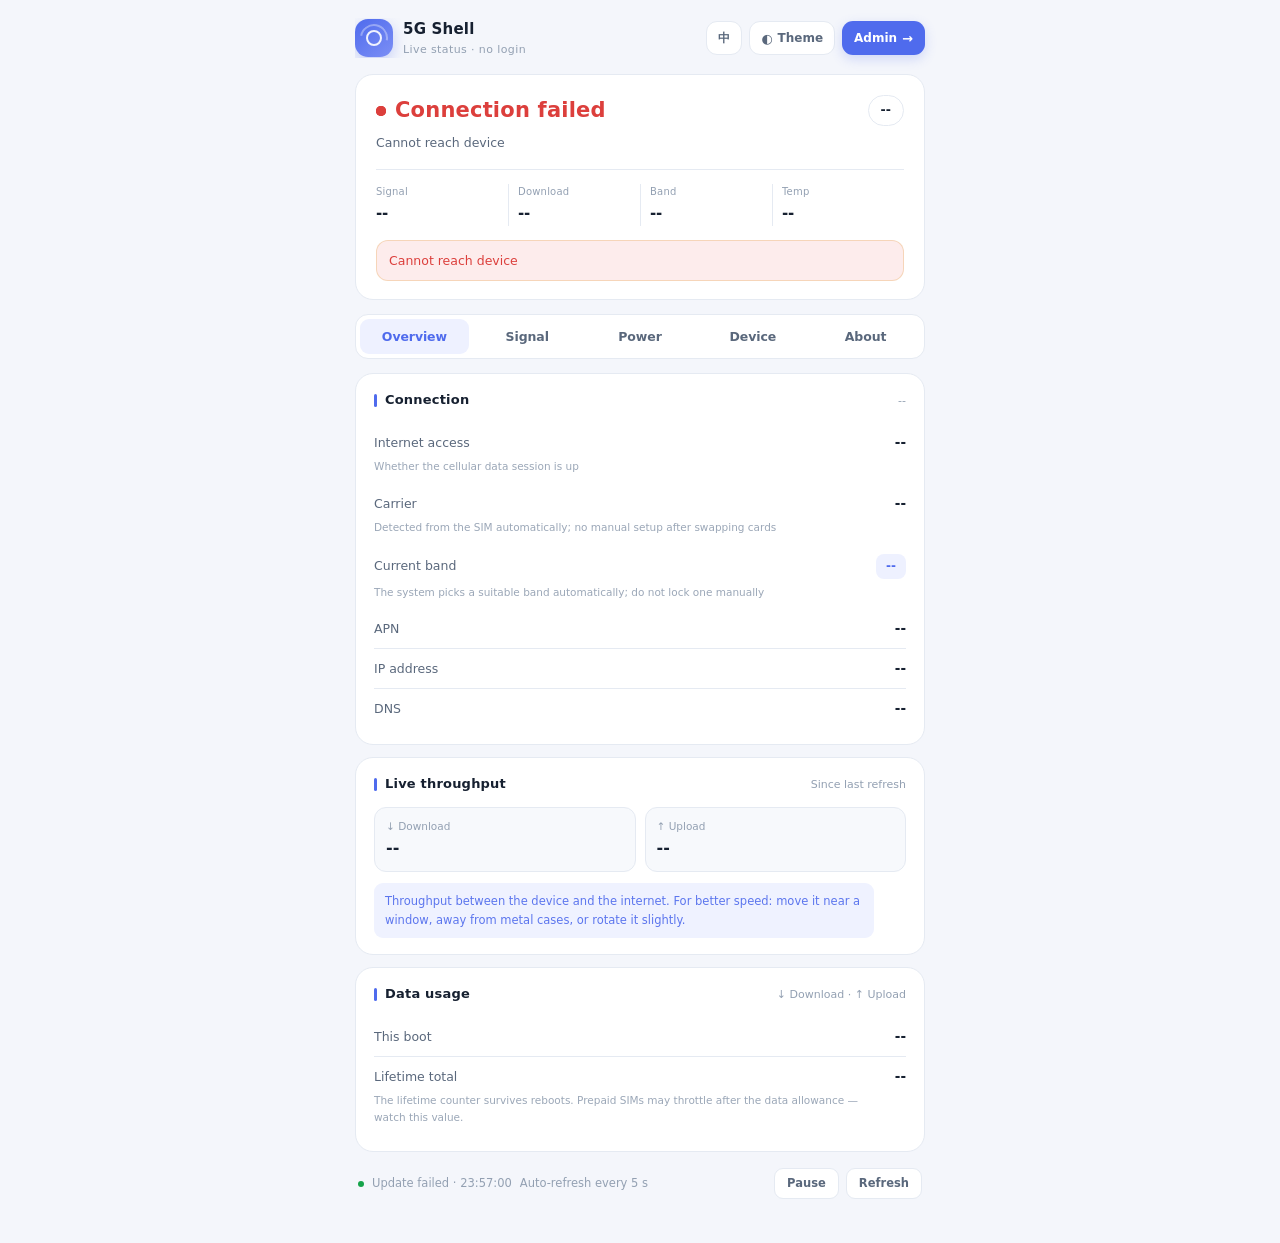
<file: tools/device/index.html>
<!DOCTYPE html>
<html lang="zh-CN" data-theme="auto">
<head>
<meta charset="utf-8">
<meta name="viewport" content="width=device-width, initial-scale=1, viewport-fit=cover">
<meta name="theme-color" content="#f4f6fb">
<meta name="color-scheme" content="light dark">
<meta http-equiv="Cache-Control" content="no-cache, no-store, must-revalidate">
<meta http-equiv="Pragma" content="no-cache">
<meta http-equiv="Expires" content="0">
<title>5G 通信壳 · 设备状态</title>
<style>
:root{
  --bg:#f4f6fb; --surface:#fff; --surface-2:#f7f9fc; --border:#e5eaf2;
  --text:#162030; --text-2:#5a687c; --text-3:#93a0b2;
  --accent:#4f6bed; --accent-2:#7c8ff5; --accent-soft:#eef1ff; --accent-btn:#4f6bed;
  --ok:#15a34a; --ok-soft:#e8f7ee;
  --warn:#d98405; --warn-soft:#fff4e2;
  --bad:#dc3f3c; --bad-soft:#fdecec;
  --state:#93a0b2; --state-soft:#f0f3f8;
  --shadow:0 1px 2px rgba(18,30,55,.04),0 10px 28px rgba(18,30,55,.06);
  --radius:18px; --radius-sm:11px;
}
html[data-theme="dark"]{
  --bg:#0c1119; --surface:#151c27; --surface-2:#1b2431; --border:#263141;
  --text:#e9eef7; --text-2:#a3b0c2; --text-3:#71809a;
  --accent:#7c91ff; --accent-2:#5d73e8; --accent-soft:#1e2740; --accent-btn:#3f52c4;
  --ok:#3ecf72; --ok-soft:#152c21;
  --warn:#f0b04a; --warn-soft:#332713;
  --bad:#ff6b68; --bad-soft:#331b1c;
  --state:#71809a; --state-soft:#1b2431;
  --shadow:0 1px 2px rgba(0,0,0,.2),0 10px 28px rgba(0,0,0,.22);
}
@media (prefers-color-scheme:dark){
  html[data-theme="auto"]{
    --bg:#0c1119; --surface:#151c27; --surface-2:#1b2431; --border:#263141;
    --text:#e9eef7; --text-2:#a3b0c2; --text-3:#71809a;
    --accent:#7c91ff; --accent-2:#5d73e8; --accent-soft:#1e2740; --accent-btn:#3f52c4;
    --ok:#3ecf72; --ok-soft:#152c21;
    --warn:#f0b04a; --warn-soft:#332713;
    --bad:#ff6b68; --bad-soft:#331b1c;
    --state:#71809a; --state-soft:#1b2431;
    --shadow:0 1px 2px rgba(0,0,0,.2),0 10px 28px rgba(0,0,0,.22);
  }
}
*{box-sizing:border-box;margin:0;padding:0}
html{-webkit-text-size-adjust:100%}
body{
  background:var(--bg); color:var(--text); min-height:100vh;
  font-family:-apple-system,BlinkMacSystemFont,"Segoe UI","PingFang SC","Hiragino Sans GB","Microsoft YaHei",system-ui,sans-serif;
  font-size:14px; line-height:1.55; -webkit-font-smoothing:antialiased;
}
button,input{font:inherit}
button{cursor:pointer}
a{color:inherit}
.app{max-width:600px;margin:0 auto;padding:18px 15px 44px}
.num{font-variant-numeric:tabular-nums;font-feature-settings:"tnum"}

/* ---------- 顶栏（带文字按钮，右上角清晰可读） ---------- */
.top{display:flex;align-items:center;justify-content:space-between;gap:10px;margin-bottom:16px;flex-wrap:wrap}
.brand{display:flex;align-items:center;gap:10px;min-width:0;flex:0 1 auto;overflow:hidden}
.brand>div{min-width:0}
.mark{
  width:38px;height:38px;border-radius:13px;flex:none;position:relative;
  background:linear-gradient(140deg,var(--accent),var(--accent-2));
  box-shadow:0 5px 14px rgba(79,107,237,.28);
}
.mark::before,.mark::after{content:"";position:absolute;border:2px solid rgba(255,255,255,.9);border-radius:50%}
.mark::before{inset:11px}
.mark::after{inset:5px;border-color:rgba(255,255,255,.35);border-left-color:transparent;border-bottom-color:transparent;transform:rotate(-35deg)}
.brand-name{font-size:15px;font-weight:700;letter-spacing:.2px;white-space:nowrap;overflow:hidden;text-overflow:ellipsis}
.brand-sub{font-size:11px;color:var(--text-3);letter-spacing:.4px;white-space:nowrap;overflow:hidden;text-overflow:ellipsis}
.top-actions{display:flex;align-items:center;gap:7px;flex:none;flex-wrap:wrap;justify-content:flex-end}
.txt-btn{
  display:inline-flex;align-items:center;gap:5px;white-space:nowrap;
  min-height:34px;padding:7px 11px;border-radius:11px;font-size:12px;font-weight:650;
  border:1px solid var(--border);background:var(--surface);color:var(--text-2);transition:.18s;
  text-decoration:none;
}
.txt-btn:hover{color:var(--accent);border-color:var(--accent);background:var(--accent-soft)}
.txt-btn .ico{font-size:13px;line-height:1}
.txt-btn.primary{
  background:var(--accent-btn);color:#fff;border-color:transparent;
  box-shadow:0 4px 12px rgba(79,107,237,.22);
}
.txt-btn.primary:hover{filter:brightness(1.06);background:var(--accent-btn);color:#fff}
.txt-btn:active{transform:translateY(1px)}
:focus-visible{outline:2px solid var(--accent);outline-offset:2px}
/* 手机端：品牌 + 三枚按钮压在一行内，不再整行铺开 */
@media (max-width:430px){
  .top{gap:8px;flex-wrap:nowrap}
  .top-actions{gap:6px;flex:none;flex-wrap:nowrap}
  .txt-btn{min-height:32px;padding:6px 9px;font-size:11.5px;gap:4px;border-radius:10px}
  .txt-btn .ico{font-size:12px}
  .brand-name{font-size:14.5px}
  .brand-sub{font-size:10.5px}
}
@media (max-width:360px){
  .brand-sub{display:none}
  .txt-btn{padding:6px 7px;font-size:11px}
}

/* ---------- 主状态卡 ---------- */
/* 主状态卡：纯平面，无顶部渐变条、无右上装饰圆、无投影 */
.hero{
  background:var(--surface);border:1px solid var(--border);border-radius:var(--radius);
  padding:19px 20px 18px;box-shadow:none;margin-bottom:14px;
  position:relative;
}
.hero>*{position:relative}
.hero-top{display:flex;align-items:center;justify-content:space-between;gap:10px;flex-wrap:wrap}
.state-badge{display:inline-flex;align-items:center;gap:9px;font-size:21px;font-weight:750;letter-spacing:.2px;color:var(--state)}
.pulse{width:10px;height:10px;border-radius:50%;background:var(--state);flex:none;position:relative}
.pulse::after,.pulse::before{content:"";position:absolute;inset:0;border-radius:50%;background:var(--state);animation:ring 2.6s ease-out infinite}
.pulse::before{animation-delay:1.3s}
@keyframes ring{0%{transform:scale(1);opacity:.45}70%{opacity:.06}100%{transform:scale(3.2);opacity:0}}
/* 右上角运行时长：必须压在装饰圆之上、不透明底 + 深色字，否则会被冲淡成水印 */
.hero-clock{
  position:relative;z-index:2;display:inline-flex;align-items:center;gap:5px;
  font-family:inherit;font-size:12.5px;font-weight:750;line-height:1.3;color:var(--text);
  white-space:nowrap;cursor:pointer;font-variant-numeric:tabular-nums;
  background:var(--surface);border:1px solid var(--border);border-radius:99px;padding:6px 12px;
  box-shadow:none;
}
.hero-clock .hc-ico{font-size:13px;color:var(--accent);line-height:1}
.hero-clock:hover,.hero-clock:focus-visible{border-color:var(--accent);color:var(--accent)}
.hero-clock:active{transform:translateY(1px)}
.hero-sub{font-size:12.5px;color:var(--text-2);margin-top:7px;min-height:19px;line-height:1.5}
/* 指标条：不用嵌套白卡，改用细竖线分栏，减少盒子套盒子 */
.hero-metrics{
  display:grid;grid-template-columns:repeat(4,1fr);gap:0;
  margin-top:16px;padding-top:14px;border-top:1px solid var(--border);
}
.metric{padding:0 9px;border-left:1px solid var(--border);min-width:0;position:relative}
.metric:first-child{border-left:0;padding-left:0}
.metric:last-child{padding-right:0}
.metric .mk{font-size:10px;color:var(--text-3);white-space:nowrap;overflow:hidden;text-overflow:ellipsis;letter-spacing:.2px}
.metric .mv{font-size:15px;font-weight:750;margin-top:3px;white-space:nowrap;overflow:hidden;text-overflow:ellipsis;letter-spacing:-.2px}
.banner{display:none;margin-top:14px;border-radius:12px;padding:10px 12px;font-size:12.5px;line-height:1.55;background:var(--warn-soft);color:var(--warn);border:1px solid rgba(217,132,5,.22)}
.banner.show{display:block}
.banner strong{font-weight:700}
.err{background:var(--bad-soft);color:var(--bad)}
.err.show{display:block}

/* ---------- 选项卡 ---------- */
.tabs{display:flex;gap:4px;background:var(--surface);border:1px solid var(--border);border-radius:13px;padding:4px;margin-bottom:14px;box-shadow:none;overflow:hidden}
.tabs::-webkit-scrollbar{display:none}
.tab{flex:1 1 0;min-width:0;border:0;background:transparent;color:var(--text-2);padding:8px 4px;border-radius:9px;font-size:12.5px;font-weight:600;white-space:nowrap;letter-spacing:-.1px;transition:.18s;overflow:hidden;text-overflow:ellipsis}
.tab:hover{color:var(--accent)}
.tab.active{background:var(--accent-soft);color:var(--accent)}
.panel{display:none;animation:fade .22s ease}
.panel.active{display:block}
@keyframes fade{from{opacity:0;transform:translateY(5px)}to{opacity:1;transform:none}}
@media (prefers-reduced-motion:reduce){*{animation:none!important;transition:none!important}}

/* ---------- 卡片 ---------- */
.card{background:var(--surface);border:1px solid var(--border);border-radius:var(--radius);padding:16px 18px;margin-bottom:12px;box-shadow:none}
.card-head{display:flex;align-items:center;justify-content:space-between;gap:8px;margin-bottom:13px}
.card h2{font-size:13px;font-weight:700;letter-spacing:.2px;display:flex;align-items:center;gap:8px}
.card h2::before{content:"";width:3px;height:13px;border-radius:2px;background:var(--accent)}
.card-note{font-size:11px;color:var(--text-3)}
.kv{display:flex;align-items:baseline;justify-content:space-between;gap:14px;padding:9px 0;font-size:13.5px}
.kv+.kv{border-top:1px solid var(--border)}
.kv .k{color:var(--text-2);flex:none;font-size:12.5px}
.kv .v{text-align:right;font-weight:600;word-break:normal;overflow-wrap:break-word;min-width:0}
.hint{font-size:10.5px;color:var(--text-3);line-height:1.6;margin:-4px 0 9px;opacity:.92;max-width:94%}
.hint.tip{background:var(--accent-soft);color:var(--accent);border-radius:9px;padding:9px 11px;margin:11px 0 0;font-size:11.5px}
.chip{display:inline-block;background:var(--surface-2);border:1px solid var(--border);border-radius:8px;padding:2px 9px;font-size:12px;font-weight:700;color:var(--text)}
.chip.ok{background:var(--ok-soft);color:var(--ok);border-color:transparent}
.chip.warn{background:var(--warn-soft);color:var(--warn);border-color:transparent}
.chip.bad{background:var(--bad-soft);color:var(--bad);border-color:transparent}
.chip.acc{background:var(--accent-soft);color:var(--accent);border-color:transparent}
.muted{color:var(--text-3)!important;font-weight:500!important}

/* ---------- 信号 ---------- */
.bars{display:inline-flex;align-items:flex-end;gap:3px;height:26px;vertical-align:middle;margin-right:4px}
.bars i{display:block;width:6px;border-radius:2px;background:var(--border);transition:background .3s}
.bars i:nth-child(1){height:8px}.bars i:nth-child(2){height:12px}
.bars i:nth-child(3){height:17px}.bars i:nth-child(4){height:22px}.bars i:nth-child(5){height:26px}
.bars i.on{background:var(--sig,var(--ok))}
.sig-row{display:flex;align-items:center;gap:8px;margin-bottom:4px}
.sig-big{font-size:19px;font-weight:750}
.meter-wrap{margin:11px 0 3px}
.meter-label{display:flex;justify-content:space-between;font-size:11.5px;color:var(--text-2);margin-bottom:5px}
.meter-label b{color:var(--text);font-weight:700}
.meter{height:7px;border-radius:99px;background:var(--surface-2);border:1px solid var(--border);overflow:hidden}
.meter span{display:block;height:100%;border-radius:99px;background:var(--accent);transition:width .45s ease,background .3s}
.meter-scale{display:flex;justify-content:space-between;font-size:10px;color:var(--text-3);margin-top:4px}
.grid2{display:grid;grid-template-columns:1fr 1fr;gap:9px}
.mini{background:var(--surface-2);border:1px solid var(--border);border-radius:12px;padding:10px 11px}
.mini .mk{font-size:10.5px;color:var(--text-3)}
.mini .mv{font-size:16px;font-weight:750;margin-top:2px}
details.tech{margin-top:12px;border-top:1px solid var(--border);padding-top:11px}
details.tech summary{font-size:11.5px;color:var(--text-3);cursor:pointer;list-style:none}
details.tech summary::-webkit-details-marker{display:none}
details.tech summary::before{content:"▸ ";color:var(--accent)}
details.tech[open] summary::before{content:"▾ "}
details.tech div{font-size:11px;color:var(--text-3);line-height:1.75;margin-top:8px;word-break:break-all}

/* ---------- 功率 / 能耗 ---------- */
.power-hero{display:flex;align-items:center;gap:12px;background:var(--surface-2);border:1px solid var(--border);border-radius:13px;padding:12px 13px;margin-bottom:10px;flex-wrap:wrap}
.power-num{font-size:32px;font-weight:750;line-height:.95;letter-spacing:-1px}
.power-unit{font-size:12px;color:var(--text-2);font-weight:600;margin-top:3px}
.power-side{flex:1 1 150px;min-width:0}
.estimate-tag{display:inline-block;background:var(--warn-soft);color:var(--warn);border-radius:6px;padding:1px 7px;font-size:9.5px;font-weight:700;margin-bottom:4px;white-space:nowrap}
.gauge{
  height:10px;border-radius:99px;background:var(--surface);
  background-image:repeating-linear-gradient(90deg,var(--border) 0 1px,transparent 1px 25%);
  border:1px solid var(--border);position:relative;overflow:hidden;margin:13px 0 5px;
}
.gauge .fill{display:block;height:100%;border-radius:99px;background:linear-gradient(90deg,var(--ok),var(--warn));transition:width .45s ease;position:relative}
.gauge .fill::after{
  content:"";position:absolute;right:0;top:50%;width:4px;height:4px;margin:-2px -1px 0 0;
  border-radius:50%;background:var(--surface);box-shadow:0 0 0 1.5px rgba(0,0,0,.18);
}
.gauge .band{position:absolute;top:0;bottom:0;background:rgba(79,107,237,.13);border-left:1px solid var(--accent);border-right:1px solid var(--accent)}
.gauge-scale{display:flex;justify-content:space-between;font-size:10px;color:var(--text-3);letter-spacing:.2px}
.disclaimer{font-size:11px;line-height:1.65;color:var(--text-3);background:var(--surface-2);border-left:2px solid var(--border);padding:9px 11px;border-radius:0 9px 9px 0;margin-top:12px}

/* ---------- 关于 ---------- */
.about-lead{font-size:12.5px;line-height:1.7;color:var(--text-2);background:var(--accent-soft);color:var(--accent);border-radius:10px;padding:10px 12px;margin-bottom:13px}
.src{border:1px solid var(--border);border-radius:12px;padding:11px 12px;margin-bottom:9px;background:var(--surface-2)}
.src-h{display:flex;align-items:baseline;justify-content:space-between;gap:8px;flex-wrap:wrap;margin-bottom:5px}
.src-h b{font-size:12.5px;color:var(--text)}
.src-h span{font-size:10.5px;color:var(--text-3);white-space:nowrap}
.src-b{font-size:11.5px;line-height:1.7;color:var(--text-2)}
.src-b a{color:var(--accent);text-decoration:underline;text-underline-offset:2px;word-break:break-all;font-size:11px}

/* ---------- 底部 ---------- */
.foot{display:flex;align-items:center;justify-content:space-between;gap:10px;margin-top:16px;padding:0 3px;font-size:11.5px;color:var(--text-3);flex-wrap:wrap}
.foot-left{display:flex;align-items:center;gap:8px;flex-wrap:wrap}
.dot-live{width:6px;height:6px;border-radius:50%;background:var(--ok);display:inline-block}
.dot-live.paused{background:var(--text-3)}
.btn{border:1px solid var(--border);background:var(--surface);color:var(--text-2);border-radius:9px;padding:6px 12px;font-size:11.5px;font-weight:600;transition:.18s}
.btn:hover{color:var(--accent);border-color:var(--accent)}
.btn:active{transform:translateY(1px)}
.skeleton{color:var(--text-3)}
@media (max-width:370px){
  .hero-metrics{grid-template-columns:repeat(2,1fr)}
  .app{padding:14px 11px 36px}
  .card{padding:14px}
}
</style>
</head>
<body>
<div class="app">

  <header class="top">
    <div class="brand">
      <div class="mark" aria-hidden="true"></div>
      <div>
        <div class="brand-name" data-i18n="5G 通信壳">5G 通信壳</div>
        <div class="brand-sub" data-i18n="运行状态 · 免登录">运行状态 · 免登录</div>
      </div>
    </div>
    <div class="top-actions">
      <button class="txt-btn" id="langBtn" data-i18n-title="切换显示语言 / Switch display language" title="切换显示语言 / Switch display language"><span id="langLabel">EN</span></button>
      <button class="txt-btn" id="themeBtn" data-i18n-title="切换深浅色 / Switch theme" title="切换深浅色 / Switch theme"><span class="ico">◐</span><span data-i18n="主题">主题</span></button>
      <a class="txt-btn primary" id="loginBtn" href="/cgi-bin/luci/"><span data-i18n="管理">管理</span><span class="ico">→</span></a>
    </div>
  </header>

  <section class="hero" id="hero" aria-live="polite">
    <div class="hero-top">
      <div class="state-badge"><span class="pulse" aria-hidden="true"></span><span id="stateText" data-i18n="检测中…">检测中…</span></div>
      <button class="hero-clock num" id="heroClock" type="button" title="点击查看系统信息：刷机日期、服役时长与累计运行">--</button>
    </div>
    <div class="hero-sub" id="stateSub" data-i18n="正在读取设备状态…">正在读取设备状态…</div>
    <div class="hero-metrics">
      <div class="metric"><div class="mk" data-i18n="信号">信号</div><div class="mv num" id="mSignal">--</div></div>
      <div class="metric"><div class="mk" data-i18n="实时下载">实时下载</div><div class="mv num" id="mDown">--</div></div>
      <div class="metric"><div class="mk" data-i18n="当前频段">当前频段</div><div class="mv num" id="mBand">--</div></div>
      <div class="metric"><div class="mk" data-i18n="温度">温度</div><div class="mv num" id="mTemp">--</div></div>
    </div>
    <div class="banner" id="scanBanner"></div>
    <div class="banner err" id="errBox"></div>
  </section>

  <nav class="tabs" id="tabs" role="tablist" data-i18n-aria="状态分类" aria-label="状态分类">
    <button class="tab active" data-tab="overview" role="tab" aria-selected="true" data-i18n="概览">概览</button>
    <button class="tab" data-tab="signal" role="tab" aria-selected="false" data-i18n="信号">信号</button>
    <button class="tab" data-tab="power" role="tab" aria-selected="false" data-i18n="功率">功率</button>
    <button class="tab" data-tab="device" role="tab" aria-selected="false" data-i18n="设备">设备</button>
    <button class="tab" data-tab="about" role="tab" aria-selected="false" data-i18n="关于">关于</button>
  </nav>

  <!-- 概览 -->
  <section class="panel active" id="panel-overview" role="tabpanel">
    <div class="card">
      <div class="card-head"><h2 data-i18n="网络连接">网络连接</h2><span class="card-note" id="ovReg">--</span></div>
      <div class="kv"><span class="k" data-i18n="能不能上网">能不能上网</span><span class="v" id="ovWan">--</span></div>
      <div class="hint" data-i18n="显示蜂窝数据通道是否已建立">显示蜂窝数据通道是否已建立</div>
      <div class="kv"><span class="k" data-i18n="运营商">运营商</span><span class="v" id="ovCarrier">--</span></div>
      <div class="hint" data-i18n="按电话卡自动识别，换卡无需手动设置">按电话卡自动识别，换卡无需手动设置</div>
      <div class="kv"><span class="k" data-i18n="驻留频段">驻留频段</span><span class="v"><span class="chip acc num" id="ovBand">--</span></span></div>
      <div class="hint" data-i18n="系统会自动挑选更合适的频段，无需手动锁定">系统会自动挑选更合适的频段，无需手动锁定</div>
      <div class="kv"><span class="k" data-i18n="上网参数">上网参数</span><span class="v num" id="ovApn">--</span></div>
      <div class="kv"><span class="k" data-i18n="网络地址">网络地址</span><span class="v num" id="ovIp">--</span></div>
      <div class="kv"><span class="k" data-i18n="域名解析">域名解析</span><span class="v num" id="ovDns">--</span></div>
    </div>
    <div class="card">
      <div class="card-head"><h2 data-i18n="此刻的网速">此刻的网速</h2><span class="card-note" data-i18n="最近一次刷新区间">最近一次刷新区间</span></div>
      <div class="grid2">
        <div class="mini"><div class="mk" data-i18n="↓ 下载">↓ 下载</div><div class="mv num" id="ovDown">--</div></div>
        <div class="mini"><div class="mk" data-i18n="↑ 上传">↑ 上传</div><div class="mv num" id="ovUp">--</div></div>
      </div>
      <div class="hint tip" data-i18n="这个数字是设备与互联网之间的实时吞吐。想更快：把设备移到窗边、远离金属机箱，或轻轻换个朝向。">这个数字是设备与互联网之间的实时吞吐。想更快：把设备移到窗边、远离金属机箱，或轻轻换个朝向。</div>
    </div>
    <div class="card">
      <div class="card-head"><h2 data-i18n="流量用量">流量用量</h2><span class="card-note" data-i18n="↓ 下载 · ↑ 上传">↓ 下载 · ↑ 上传</span></div>
      <div class="kv"><span class="k" data-i18n="本次开机">本次开机</span><span class="v num" id="ovBootTraffic">--</span></div>
      <div class="kv"><span class="k" data-i18n="累计总量">累计总量</span><span class="v num" id="ovTotalTraffic">--</span></div>
      <div class="hint" data-i18n="累计值关机不清零。储值卡超过套餐流量后可能限速，主要看这个。">累计值关机不清零。储值卡超过套餐流量后可能限速，主要看这个。</div>
    </div>
  </section>

  <!-- 信号 -->
  <section class="panel" id="panel-signal" role="tabpanel">
    <div class="card">
      <div class="card-head"><h2 data-i18n="信号强弱">信号强弱</h2><span class="card-note" id="sgBandTag">--</span></div>
      <div class="sig-row">
        <span class="bars" id="bars" aria-hidden="true"><i></i><i></i><i></i><i></i><i></i></span>
        <span class="sig-big" id="sgLevel">--</span>
      </div>
      <div class="hint" id="sgHint" data-i18n="信号强弱一目了然，格数由信号强度与质量综合判断。">信号强弱一目了然，格数由信号强度与质量综合判断。</div>

      <div class="meter-wrap">
        <div class="meter-label"><span data-i18n="信号强度 RSRP">信号强度 RSRP</span><b class="num" id="sgRsrpVal">--</b></div>
        <div class="meter"><span id="sgRsrpBar" style="width:0%"></span></div>
        <div class="meter-scale"><span data-i18n="-120 弱">-120 弱</span><span>-100</span><span data-i18n="-80 强">-80 强</span></div>
      </div>
      <div class="meter-wrap">
        <div class="meter-label"><span data-i18n="信号质量 SINR">信号质量 SINR</span><b class="num" id="sgSinrVal">--</b></div>
        <div class="meter"><span id="sgSinrBar" style="width:0%"></span></div>
        <div class="meter-scale"><span data-i18n="-5 差">-5 差</span><span>10</span><span data-i18n="30 好">30 好</span></div>
      </div>
      <div class="meter-wrap">
        <div class="meter-label"><span data-i18n="参考质量 RSRQ">参考质量 RSRQ</span><b class="num" id="sgRsrqVal">--</b></div>
        <div class="meter"><span id="sgRsrqBar" style="width:0%"></span></div>
        <div class="meter-scale"><span data-i18n="-20 差">-20 差</span><span>-12</span><span data-i18n="-5 好">-5 好</span></div>
      </div>
      <div class="kv" style="margin-top:12px"><span class="k" data-i18n="网速体验">网速体验</span><span class="v"><span class="chip" id="sgFeel">--</span></span></div>
      <div class="hint tip" data-i18n="格数取「覆盖」与「质量」中较差的一项，任一项拖后腿都会被看到。SINR 偏低多为同频干扰或遮挡，优先调整摆放位置。">格数取「覆盖」与「质量」中较差的一项，任一项拖后腿都会被看到。SINR 偏低多为同频干扰或遮挡，优先调整摆放位置。</div>
      <details class="tech">
        <summary data-i18n="技术详情（可忽略）">技术详情（可忽略）</summary>
        <div id="sgTech">--</div>
      </details>
    </div>
  </section>

  <!-- 功率 -->
  <section class="panel" id="panel-power" role="tabpanel">
    <div class="card">
      <div class="card-head"><h2 data-i18n="上行发射状态">上行发射状态</h2><span class="card-note" data-i18n="只读监测">只读监测</span></div>
      <div class="power-hero">
        <div>
          <div class="power-num num" id="pwEst">--</div>
          <div class="power-unit">dBm <span class="muted" data-i18n="估算">估算</span></div>
        </div>
        <div class="power-side">
          <div class="estimate-tag" data-i18n="按信号推算，非基带实测">按信号推算，非基带实测</div>
          <div style="font-size:12px;color:var(--text-2)" id="pwStatus" data-i18n="等待数据…">等待数据…</div>
          <div style="font-size:11px;color:var(--text-3)" class="num" id="pwRange">--</div>
        </div>
      </div>
      <div class="gauge"><span class="fill" id="pwFill" style="width:0%"></span><span class="band" id="pwBand" style="left:0%;width:0%"></span></div>
      <div class="gauge-scale"><span>0 dBm</span><span id="pwCap">上限 23 dBm</span></div>
      <div class="kv" style="margin-top:12px"><span class="k" data-i18n="剩余功率余量">剩余功率余量</span><span class="v num" id="pwHeadroom">--</span></div>
      <div class="hint" data-i18n="余量越小，说明设备越接近满功率发射，供电与发热压力越大。">余量越小，说明设备越接近满功率发射，供电与发热压力越大。</div>
      <div class="kv"><span class="k" data-i18n="实测上行速率">实测上行速率</span><span class="v num" id="pwUpRate">--</span></div>
      <div class="kv"><span class="k" data-i18n="签约上行上限">签约上行上限</span><span class="v num" id="pwAmbrUp">--</span></div>
      <div class="kv"><span class="k" data-i18n="估算路径损耗">估算路径损耗</span><span class="v num" id="pwPl">--</span></div>
      <div class="kv"><span class="k" data-i18n="终端功率等级">终端功率等级</span><span class="v num" id="pwClass">--</span></div>
      <div class="disclaimer" id="pwDisclaimer"></div>
      <details class="tech">
        <summary data-i18n="估算方法说明">估算方法说明</summary>
        <div id="pwTech" data-i18n="路径损耗 PL ≈ 参考信号功率 − RSRP；估算发射功率 ≈ P0 + α·PL + 带宽与 MCS 修正，并限幅在终端功率等级上限内。因基站实际下发的 P0 / α / TPC 未知，结果为区间估算，不能作为测量值使用。">路径损耗 PL ≈ 参考信号功率 − RSRP；估算发射功率 ≈ P0 + α·PL + 带宽与 MCS 修正，并限幅在终端功率等级上限内。因基站实际下发的 P0 / α / TPC 未知，结果为区间估算，不能作为测量值使用。</div>
      </details>
    </div>
  </section>

  <!-- 设备 -->
  <section class="panel" id="panel-device" role="tabpanel">
    <div class="card">
      <div class="card-head"><h2 data-i18n="设备状态">设备状态</h2><span class="card-note" data-i18n="实时">实时</span></div>
      <div class="kv"><span class="k" data-i18n="运行时长">运行时长</span><span class="v num" id="dvUptime">--</span></div>
      <div class="hint" data-i18n="从上次通电开机到现在">从上次通电开机到现在</div>
      <div class="kv"><span class="k" data-i18n="设备温度">设备温度</span><span class="v num" id="dvTemp">--</span></div>
      <div class="hint" data-i18n="超过 60°C 可能触发降速保护，保持通风即可">超过 60°C 可能触发降速保护，保持通风即可</div>
      <div class="kv"><span class="k" data-i18n="可用内存">可用内存</span><span class="v num" id="dvMem">--</span></div>
      <div class="kv"><span class="k" data-i18n="系统负载">系统负载</span><span class="v num" id="dvLoad">--</span></div>
      <div class="kv"><span class="k" data-i18n="系统版本">系统版本</span><span class="v num" id="dvVer">--</span></div>
      <div class="hint" data-i18n="需要协助时提供这个版本号；完整系统信息与出处见「关于」">需要协助时提供这个版本号；完整系统信息与出处见「关于」</div>
    </div>
    <div class="card">
      <div class="card-head"><h2 data-i18n="连接信息">连接信息</h2><span class="card-note" data-i18n="只读">只读</span></div>
      <div class="kv"><span class="k" data-i18n="SIM 卡状态">SIM 卡状态</span><span class="v" id="dvSim">--</span></div>
      <div class="kv"><span class="k" data-i18n="网络制式">网络制式</span><span class="v num" id="dvAct">--</span></div>
      <div class="kv"><span class="k" data-i18n="漫游状态">漫游状态</span><span class="v" id="dvRoam">--</span></div>
      <div class="kv"><span class="k" data-i18n="数据通道">数据通道</span><span class="v num" id="dvIface">--</span></div>
      <div class="kv"><span class="k" data-i18n="连接已持续">连接已持续</span><span class="v num" id="dvWanUp">--</span></div>
      <div class="kv"><span class="k" data-i18n="自动选频">自动选频</span><span class="v num" id="dvBandMode">--</span></div>
    </div>
    <div class="card">
      <div class="card-head"><h2 data-i18n="耗电估算">耗电估算</h2><span class="card-note" data-i18n="模型推算，非实测">模型推算，非实测</span></div>
      <div class="power-hero">
        <div>
          <div class="power-num num" id="enWatt">--</div>
          <div class="power-unit">W <span class="muted" data-i18n="当前估算">当前估算</span></div>
        </div>
        <div class="power-side">
          <div class="estimate-tag" data-i18n="设备无电流采样硬件">设备无电流采样硬件</div>
          <div style="font-size:12px;color:var(--text-2)" id="enLevel" data-i18n="等待数据…">等待数据…</div>
          <div style="font-size:11px;color:var(--text-3)" class="num" id="enRange" data-i18n="常见范围约 1 ~ 4 W">常见范围约 1 ~ 4 W</div>
        </div>
      </div>
      <div class="kv"><span class="k" data-i18n="本次开机耗电">本次开机耗电</span><span class="v num" id="enBoot">--</span></div>
      <div class="kv"><span class="k" data-i18n="累计耗电">累计耗电</span><span class="v num" id="enTotal">--</span></div>
      <div class="kv"><span class="k" data-i18n="折合电费">折合电费</span><span class="v num" id="enCost">--</span></div>
      <div class="hint" data-i18n="按 0.60 元 / 度估算，仅供量级参考。">按 0.60 元 / 度估算，仅供量级参考。</div>
      <div class="disclaimer" id="enDisclaimer"></div>
      <details class="tech">
        <summary data-i18n="估算模型说明">估算模型说明</summary>
        <div id="enTech" data-i18n="基础 1.10 W ＋ 数据链路 0.50 W ＋ 吞吐加成（速率折算，≤1.20 W）＋ 功放加成（按估算发射功率分档，≤0.80 W）＋ 扫描 0.60 W。每次刷新用相邻两次采样的功率对时间积分，页面关闭期间按最后一次功率续算。">基础 1.10 W ＋ 数据链路 0.50 W ＋ 吞吐加成（速率折算，≤1.20 W）＋ 功放加成（按估算发射功率分档，≤0.80 W）＋ 扫描 0.60 W。每次刷新用相邻两次采样的功率对时间积分，页面关闭期间按最后一次功率续算。</div>
      </details>
    </div>
  </section>

  <!-- 关于 -->
  <section class="panel" id="panel-about" role="tabpanel">
    <div class="card">
      <div class="card-head"><h2 data-i18n="系统信息">系统信息</h2><span class="card-note" data-i18n="只读 · 设备实测">只读 · 设备实测</span></div>
      <div class="kv"><span class="k" data-i18n="系统版本">系统版本</span><span class="v num" id="abVer">--</span></div>
      <div class="kv"><span class="k" data-i18n="内核 / 平台">内核 / 平台</span><span class="v num" id="abKern">--</span></div>
      <div class="kv"><span class="k" data-i18n="刷机 / 首次启动">刷机 / 首次启动</span><span class="v num" id="abFlash">--</span></div>
      <div class="hint" data-i18n="依据：首次开机自动生成的配置文件与 SSH 主机密钥时间戳；时间为设备本地时区 UTC+8。">依据：首次开机自动生成的配置文件与 SSH 主机密钥时间戳；时间为设备本地时区 UTC+8。</div>
      <div class="kv"><span class="k" data-i18n="服役时长（自刷机起）">服役时长（自刷机起）</span><span class="v num" id="abService">--</span></div>
      <div class="hint" data-i18n="从刷机完成到现在经过的日历时间，包含关机时段。">从刷机完成到现在经过的日历时间，包含关机时段。</div>
      <div class="kv"><span class="k" data-i18n="累计通电运行">累计通电运行</span><span class="v num" id="abRuntime">--</span></div>
      <div class="hint" id="abRuntimeHint">--</div>
      <div class="kv"><span class="k" data-i18n="本次开机">本次开机</span><span class="v num" id="abBoot">--</span></div>
      <div class="kv"><span class="k" data-i18n="累计采样次数">累计采样次数</span><span class="v num" id="abSamples">--</span></div>
      <div class="hint" data-i18n="累计通电时长由每 5 分钟一次的采样跨重启累加，断电前不足一个采样周期的误差约 ±5 分钟。">累计通电时长由每 5 分钟一次的采样跨重启累加，断电前不足一个采样周期的误差约 ±5 分钟。</div>
    </div>

    <div class="card">
      <div class="card-head"><h2 data-i18n="原创作者与来源">原创作者与来源</h2><span class="card-note" data-i18n="请保留署名">请保留署名</span></div>
      <div class="about-lead" data-i18n="本设备运行的是社区开源系统的二次适配。OpenWrt 平台、内核、启动器与成品固件均非本页作者原创，完整归属与来源如下：">本设备运行的是社区开源系统的二次适配。OpenWrt 平台、内核、启动器与成品固件均非本页作者原创，完整归属与来源如下：</div>

      <div class="src">
        <div class="src-h"><b data-i18n="核心系统 · OpenWrt 平台与用户态服务">核心系统 · OpenWrt 平台与用户态服务</b><span data-i18n="来源：GitHub 仓库">来源：GitHub 仓库</span></div>
        <div class="src-b">
          <div data-i18n="作者 jason-liu-4980；仓库 sy108-mainline，2026-10-18 首次公开。提供蜂窝 / AT / 短信 / LuCI 管理页。">作者 jason-liu-4980；仓库 sy108-mainline，2026-10-18 首次公开。提供蜂窝 / AT / 短信 / LuCI 管理页。</div>
          <a href="https://github.com/jason-liu-4980/sy108-mainline" target="_blank" rel="noopener noreferrer">github.com/jason-liu-4980/sy108-mainline</a>
        </div>
      </div>
      <div class="src">
        <div class="src-h"><b data-i18n="内核驱动与设备树 / SPL 启动器">内核驱动与设备树 / SPL 启动器</b><span data-i18n="来源：同一作者仓库">来源：同一作者仓库</span></div>
        <div class="src-b">
          <div data-i18n="作者 jason-liu-4980；linux-udx710（Linux 7.3.0）与 sy108-uboot-spl。解决原厂 4.14 内核 USB 不可用的关键。">作者 jason-liu-4980；linux-udx710（Linux 7.3.0）与 sy108-uboot-spl。解决原厂 4.14 内核 USB 不可用的关键。</div>
          <a href="https://github.com/jason-liu-4980" target="_blank" rel="noopener noreferrer">github.com/jason-liu-4980</a>
        </div>
      </div>
      <div class="src">
        <div class="src-h"><b data-i18n="成品固件 · 云端编译发布">成品固件 · 云端编译发布</b><span data-i18n="来源：GitHub Releases">来源：GitHub Releases</span></div>
        <div class="src-b">
          <div data-i18n="作者 xuxin1955；Actions-immortalwrt 自动编译，固件 tag 2026.10.28-* 为本次适配基线，2026-10-28 发布。">作者 xuxin1955；Actions-immortalwrt 自动编译，固件 tag 2026.10.28-* 为本次适配基线，2026-10-28 发布。</div>
          <a href="https://github.com/xuxin1955/Actions-immortalwrt/releases" target="_blank" rel="noopener noreferrer">github.com/xuxin1955/Actions-immortalwrt/releases</a>
        </div>
      </div>
      <div class="src">
        <div class="src-h"><b data-i18n="APN 数据库 / 国家码表">APN 数据库 / 国家码表</b><span data-i18n="来源：LineageOS · ITU">来源：LineageOS · ITU</span></div>
        <div class="src-b">
          <div data-i18n="LineageOS apns-conf.xml（AOSP 派生，Apache-2.0）格式转换；MCC 国家表来自 ITU E.212 公开分配。">LineageOS apns-conf.xml（AOSP 派生，Apache-2.0）格式转换；MCC 国家表来自 ITU E.212 公开分配。</div>
          <a href="https://github.com/LineageOS/android_packages_providers_TelephonyProvider" target="_blank" rel="noopener noreferrer">github.com/LineageOS/android_packages_providers_TelephonyProvider</a>
        </div>
      </div>
      <div class="src">
        <div class="src-h"><b data-i18n="上游逆向与刷机工具链">上游逆向与刷机工具链</b><span data-i18n="来源：社区项目（原作者致谢）">来源：社区项目（原作者致谢）</span></div>
        <div class="src-b">
          <div data-i18n="LeoChen-CoreMind/UDX710-TOOLS、1orz/project-cpe、UnisocBypass、spd_flasher，以及紫光展锐（UNISOC）开源 BSP。">LeoChen-CoreMind/UDX710-TOOLS、1orz/project-cpe、UnisocBypass、spd_flasher，以及紫光展锐（UNISOC）开源 BSP。</div>
          <a href="https://github.com/LeoChen-CoreMind/UDX710-TOOLS" target="_blank" rel="noopener noreferrer">github.com/LeoChen-CoreMind/UDX710-TOOLS</a>
        </div>
      </div>
      <div class="src">
        <div class="src-h"><b data-i18n="本页与配套脚本 · 二次适配部分">本页与配套脚本 · 二次适配部分</b><span data-i18n="来源：本项目开源仓库">来源：本项目开源仓库</span></div>
        <div class="src-b">
          <div data-i18n="内容：DTB 兼容性修复、APN 自动识别、智能选频、状态页 / 断网提示、只读与分级管控、中英界面；自有代码采用 MIT 许可。">内容：DTB 兼容性修复、APN 自动识别、智能选频、状态页 / 断网提示、只读与分级管控、中英界面；自有代码采用 MIT 许可。</div>
          <a href="https://github.com/love824838763-ops/sy108-openwrt-adaptation" target="_blank" rel="noopener noreferrer">github.com/love824838763-ops/sy108-openwrt-adaptation</a>
        </div>
      </div>

      <div class="disclaimer" data-i18n="若任何内容的归属标注不准确，请在开源仓库开 Issue 指出，我们会立即更正。引用或转载时请同时提及上游作者与项目。">若任何内容的归属标注不准确，请在开源仓库开 Issue 指出，我们会立即更正。引用或转载时请同时提及上游作者与项目。</div>
      <div class="disclaimer" data-i18n="免责声明：本项目按现状提供，不作任何担保；刷机、改 DTB、拆机焊接均有变砖风险。功率与耗电数值为模型估算，不是实测值。">免责声明：本项目按现状提供，不作任何担保；刷机、改 DTB、拆机焊接均有变砖风险。功率与耗电数值为模型估算，不是实测值。</div>
    </div>
  </section>

  <footer class="foot">
    <div class="foot-left">
      <span class="dot-live" id="liveDot"></span>
      <span id="updated" data-i18n="正在连接设备…">正在连接设备…</span>
      <span id="autoHint" data-i18n="每 5 秒自动刷新">每 5 秒自动刷新</span>
    </div>
    <div style="display:flex;gap:7px">
      <button class="btn" id="autoBtn" data-i18n="暂停">暂停</button>
      <button class="btn" id="refreshBtn" data-i18n="刷新">刷新</button>
    </div>
  </footer>
</div>

<script>
var BASE = (location.host === '192.168.66.1') ? '' : 'http://192.168.66.1';
document.getElementById('loginBtn').href = BASE + '/cgi-bin/luci/';

/* ---------------- 中英文切换 ----------------
   字典的 key 直接使用中文原文：静态文本用 data-i18n="中文原文"，
   动态文本用 t('中文原文')。中文模式返回原文，英文模式查表。 */
var LANG = 'zh';
var EN = {
'5G 通信壳':'5G Shell','运行状态 · 免登录':'Live status · no login','5G 通信壳 · 设备状态':'5G Shell · Device Status',
'切换显示语言 / Switch display language':'Switch display language','切换深浅色 / Switch theme':'Switch theme',
'主题':'Theme','管理':'Admin','EN':'EN','中':'中',
'检测中…':'Checking…','正在读取设备状态…':'Reading device status…',
'信号':'Signal','实时下载':'Download','当前频段':'Band','温度':'Temp',
'概览':'Overview','信号':'Signal','功率':'Power','设备':'Device','关于':'About','状态分类':'Status sections',
'网络连接':'Connection','能不能上网':'Internet access','显示蜂窝数据通道是否已建立':'Whether the cellular data session is up',
'运营商':'Carrier','按电话卡自动识别，换卡无需手动设置':'Detected from the SIM automatically; no manual setup after swapping cards',
'驻留频段':'Current band','系统会自动挑选更合适的频段，无需手动锁定':'The system picks a suitable band automatically; do not lock one manually',
'上网参数':'APN','网络地址':'IP address','域名解析':'DNS',
'此刻的网速':'Live throughput','最近一次刷新区间':'Since last refresh','↓ 下载':'↓ Download','↑ 上传':'↑ Upload',
'这个数字是设备与互联网之间的实时吞吐。想更快：把设备移到窗边、远离金属机箱，或轻轻换个朝向。':'Throughput between the device and the internet. For better speed: move it near a window, away from metal cases, or rotate it slightly.',
'流量用量':'Data usage','↓ 下载 · ↑ 上传':'↓ Download · ↑ Upload','本次开机':'This boot','累计总量':'Lifetime total',
'累计值关机不清零。储值卡超过套餐流量后可能限速，主要看这个。':'The lifetime counter survives reboots. Prepaid SIMs may throttle after the data allowance — watch this value.',
'信号强弱':'Signal strength','信号强弱一目了然，格数由信号强度与质量综合判断。':'Bars combine signal strength and quality for a quick read.',
'信号强度 RSRP':'Signal strength · RSRP','信号质量 SINR':'Signal quality · SINR','参考质量 RSRQ':'Reference quality · RSRQ',
'-120 弱':'-120 weak','-80 强':'-80 strong','-5 差':'-5 poor','30 好':'30 good','-20 差':'-20 poor','-5 好':'-5 good',
'网速体验':'Expected speed','格数取「覆盖」与「质量」中较差的一项，任一项拖后腿都会被看到。SINR 偏低多为同频干扰或遮挡，优先调整摆放位置。':'Bars take the weaker of coverage and quality, so either one holding you back shows up. Low SINR usually means co-channel interference or obstruction — reposition first.',
'技术详情（可忽略）':'Technical details (optional)',
'上行发射状态':'Uplink transmit status','只读监测':'Read-only','dBm':'dBm','估算':'estimated','按信号推算，非基带实测':'Estimated from signal, not modem-measured',
'等待数据…':'Waiting for data…','0 dBm':'0 dBm','上限 ':'Cap ','剩余功率余量':'Remaining headroom',
'余量越小，说明设备越接近满功率发射，供电与发热压力越大。':'Less headroom means the device is closer to full transmit power, with more heat and power-supply stress.',
'实测上行速率':'Measured upload rate','签约上行上限':'Subscribed uplink cap','估算路径损耗':'Estimated path loss','终端功率等级':'UE power class',
'估算方法说明':'How the estimate works',
'路径损耗 PL ≈ 参考信号功率 − RSRP；估算发射功率 ≈ P0 + α·PL + 带宽与 MCS 修正，并限幅在终端功率等级上限内。因基站实际下发的 P0 / α / TPC 未知，结果为区间估算，不能作为测量值使用。':'Path loss PL ≈ reference signal power − RSRP; estimated TX ≈ P0 + α·PL + bandwidth/MCS correction, clipped to the UE power class. Because the actual P0 / α / TPC from the base station are unknown, this is a range estimate and must not be treated as a measurement.',
'设备状态':'Device','实时':'Live','运行时长':'Uptime','从上次通电开机到现在':'Since the device was last powered on',
'设备温度':'Temperature','超过 60°C 可能触发降速保护，保持通风即可':'Above 60°C may trigger throttling; keep it ventilated',
'可用内存':'Free memory','系统负载':'Load','系统版本':'Firmware',
'需要协助时提供这个版本号；完整系统信息与出处见「关于」':'Quote this version when asking for help; full system info and credits are under About',
'连接信息':'Connection details','只读':'Read-only','SIM 卡状态':'SIM','网络制式':'Network mode','漫游状态':'Roaming','数据通道':'Data interface','连接已持续':'Session uptime','自动选频':'Band selection',
'耗电估算':'Power estimate','模型推算，非实测':'Model estimate, not measured','W':'W','当前估算':'current','设备无电流采样硬件':'No current sensor on this device',
'常见范围约 1 ~ 4 W':'Typical range about 1–4 W','本次开机耗电':'This boot','累计耗电':'Lifetime energy','折合电费':'Approx. cost','按 0.60 元 / 度估算，仅供量级参考。':'At CNY 0.60/kWh, for order-of-magnitude only.',
'估算模型说明':'Model details',
'基础 1.10 W ＋ 数据链路 0.50 W ＋ 吞吐加成（速率折算，≤1.20 W）＋ 功放加成（按估算发射功率分档，≤0.80 W）＋ 扫描 0.60 W。每次刷新用相邻两次采样的功率对时间积分，页面关闭期间按最后一次功率续算。':'Base 1.10 W + link 0.50 W + throughput term (≤1.20 W) + PA term by estimated TX power (≤0.80 W) + scanning 0.60 W. Energy integrates power over time between samples; the last power value carries on while the page is closed.',
'系统信息':'System information','只读 · 设备实测':'Read-only · measured on device','内核 / 平台':'Kernel / platform','刷机 / 首次启动':'Flashed / first boot',
'依据：首次开机自动生成的配置文件与 SSH 主机密钥时间戳；时间为设备本地时区 UTC+8。':'Basis: timestamps of config files and SSH host keys generated on first boot; times are device local time, UTC+8.',
'服役时长（自刷机起）':'In service since flash','从刷机完成到现在经过的日历时间，包含关机时段。':'Calendar time elapsed since flashing, including powered-off periods.',
'累计通电运行':'Total powered-on time','累计采样次数':'Samples collected',
'累计通电时长由每 5 分钟一次的采样跨重启累加，断电前不足一个采样周期的误差约 ±5 分钟。':'Accumulated across reboots from 5-minute samples; up to ±5 minutes of error before an unclean power-off.',
'原创作者与来源':'Original authors and sources','请保留署名':'Please keep attribution',
'本设备运行的是社区开源系统的二次适配。OpenWrt 平台、内核、启动器与成品固件均非本页作者原创，完整归属与来源如下：':'This device runs a second-hand adaptation of a community open-source system. The OpenWrt platform, kernel, bootloader and prebuilt firmware are NOT created by this page’s author. Full attribution and sources:',
'核心系统 · OpenWrt 平台与用户态服务':'Core system · OpenWrt platform and userspace','来源：GitHub 仓库':'Source: GitHub repository',
'作者 jason-liu-4980；仓库 sy108-mainline，2026-10-18 首次公开。提供蜂窝 / AT / 短信 / LuCI 管理页。':'By jason-liu-4980; sy108-mainline, first published 2026-10-18. Provides cellular / AT / SMS / LuCI pages.',
'内核驱动与设备树 / SPL 启动器':'Kernel drivers, device tree and SPL bootloader','来源：同一作者仓库':'Source: same author’s repositories',
'作者 jason-liu-4980；linux-udx710（Linux 7.3.0）与 sy108-uboot-spl。解决原厂 4.14 内核 USB 不可用的关键。':'By jason-liu-4980; linux-udx710 (Linux 7.3.0) and sy108-uboot-spl — the key to fixing USB on the stock 4.14 kernel.',
'成品固件 · 云端编译发布':'Prebuilt firmware · cloud builds','来源：GitHub Releases':'Source: GitHub Releases',
'作者 xuxin1955；Actions-immortalwrt 自动编译，固件 tag 2026.10.28-* 为本次适配基线，2026-10-28 发布。':'By xuxin1955; automated builds via Actions-immortalwrt. Tag 2026.10.28-* is our baseline, released 2026-10-28.',
'APN 数据库 / 国家码表':'APN database / country codes','来源：LineageOS · ITU':'Source: LineageOS · ITU',
'LineageOS apns-conf.xml（AOSP 派生，Apache-2.0）格式转换；MCC 国家表来自 ITU E.212 公开分配。':'Converted from LineageOS apns-conf.xml (AOSP-derived, Apache-2.0); MCC table from public ITU E.212 assignments.',
'上游逆向与刷机工具链':'Upstream reversing and flashing tools','来源：社区项目（原作者致谢）':'Source: community projects (credited upstream)',
'LeoChen-CoreMind/UDX710-TOOLS、1orz/project-cpe、UnisocBypass、spd_flasher，以及紫光展锐（UNISOC）开源 BSP。':'LeoChen-CoreMind/UDX710-TOOLS, 1orz/project-cpe, UnisocBypass, spd_flasher, and UNISOC open-source BSP.',
'硬件拆解与焊接位置资料':'Teardown and solder-point references','来源：公开评测（仅引用链接）':'Source: public reviews (links only)',
'本页与配套脚本 · 二次适配部分':'This page and helper scripts · adaptation work','来源：本项目开源仓库':'Source: this project’s repository',
'内容：DTB 兼容性修复、APN 自动识别、智能选频、状态页 / 断网提示、只读与分级管控、中英界面；自有代码采用 MIT 许可。':'Includes: DTB compatibility fix, automatic APN, smart band selection, status page / offline notice, graded admin guardrails, bilingual UI. Our own code is MIT licensed.',
'若任何内容的归属标注不准确，请在开源仓库开 Issue 指出，我们会立即更正。引用或转载时请同时提及上游作者与项目。':'If any attribution is inaccurate, please open an Issue in the repository and we will correct it. When citing or reposting, please also credit the upstream authors and projects.',
'免责声明：本项目按现状提供，不作任何担保；刷机、改 DTB、拆机焊接均有变砖风险。功率与耗电数值为模型估算，不是实测值。':'Disclaimer: provided as-is without warranty. Flashing, patching the DTB and soldering carry a risk of bricking. Power and energy figures are model estimates, not measurements.',
'正在连接设备…':'Connecting to device…','每 5 秒自动刷新':'Auto-refresh every 5 s','已暂停自动刷新':'Auto-refresh paused','暂停':'Pause','继续':'Resume','刷新':'Refresh',
/* 动态文本 */
'正在自动优化网络':'Optimizing network','系统正在扫描更优频段，约 1-3 分钟，期间网络可能短暂中断，请勿断电':'Scanning for a better band (1–3 min). Brief disconnects are normal — do not power off',
'自动选频中':'Band scan in progress','期间出现短暂断网属于正常现象，完成后会自动恢复。':' Brief disconnects are normal and service resumes automatically.',
'已连接互联网 · 数据通道运行 ':'Online · data session up for ','正在连接…':'Connecting…','蜂窝网络拨号中，请稍候':'Cellular dial-up in progress, please wait',
'网络连接失败':'Connection failed','未检测到电话卡':'No SIM detected','请确认卡已插好；插入后需重启设备才会被识别':'Check the SIM is seated; a reboot is required after inserting it',
'未注册网络':'Not registered','请检查电话卡与信号':'Check the SIM and signal','尚未连接':'Not connected','状态：':'State: ','未知':'Unknown',
'极佳':'Excellent','良好':'Good','中等':'Fair','偏弱':'Weak','很差':'Very poor',
'信号极佳，可跑满套餐速率':'Excellent signal, full plan speed possible','信号良好，速率正常':'Good signal, normal speed',
'信号一般，速率会有折损':'Fair signal, some speed loss','信号偏弱，建议靠近窗口或移动位置':'Weak signal, move closer to a window','信号很差，可能无法稳定连接':'Very poor signal, connection may be unstable',
'暂无信号数据，可能未插卡或正在搜网。':'No signal data — SIM may be missing or the modem is searching.',
'快 · 适合看视频':'Fast · good for video','一般 · 网页聊天够用':'Average · fine for browsing','慢 · 可能会卡':'Slow · may stutter',
'偏慢 · 视频会缓冲':'Slow-ish · video will buffer',
'信号一般，离基站稍远，速率会有折损':'Fair signal, far from the cell — some speed loss',
'信号一般，有一定干扰，速率会有折损':'Fair signal with some interference — some speed loss',
'覆盖偏弱，建议靠近窗口或移动位置':'Weak coverage — move closer to a window',
'干扰偏大，建议换个位置再试':'Heavy interference — try another spot',
'判定口径：取最近 5 次采样（约 25 秒）的中位数，单次跳变不翻转结论；上方数值为实时采样。':'How this is judged: median of the last 5 samples (~25s), so one spike will not flip the verdict; the numbers above are real-time.','小区 PCI ':'Cell PCI ',' · 频点 ARFCN ':' · ARFCN ',' · 带宽 ':' · Bandwidth ',' MHz':' MHz','未知':'Unknown',' · PLMN ':' · PLMN ',' · 采样时间 ':' · sampled at ',
'估算区间 ':'Estimated range ',' dBm':' dBm','暂无足够信号数据':'Not enough signal data','等待信号采样':'Waiting for signal sample',
'发射压力低':'Low transmit load','发射压力中等':'Moderate transmit load','接近满功率发射':'Near full transmit power',
'已就绪':'Ready','未就绪':'Not ready','漫游中':'Roaming','非漫游':'Not roaming','自动':'Auto',
'轻载待机':'Idle / light','正常联网':'Normal','高速传输':'High throughput','高负载':'Heavy load','约 ¥':'≈ CNY ',
'已连接':'Connected','接口在线':'Interface up','未连接':'Not connected','已注册':'Registered','未注册':'Not registered',
'本次开机 ':'Uptime ','更新于 ':'Updated at ','更新失败 · ':'Update failed · ',
'设备返回错误 ':'Device returned error ','数据解析失败':'Could not parse data','无法连接到设备':'Cannot reach device','读取超时':'Read timed out',
'（已连续 ':' (failed ',' 次）':' times in a row)',
'统计起点 ':'Counting since ',' · 每 5 分钟采样':' · 5-minute sampling','设备本地时区 UTC+8':'device local time UTC+8',
'CMHK 中国移动香港':'CMHK','3HK 和记':'3HK'
};
var HTML_ZH = {
pw:'设备固件<strong>没有提供</strong>基带实测发射功率（PUSCH / PHR）接口，AT 工程模式也未返回可解析的功率字段。此处数值按 3GPP 开环功控模型，由 RSRP 推算路径损耗后估算，仅用于观察趋势。实际上行功率由基站通过 TPC 命令闭环控制，终端不能自行调高；擅自改动校准数据会影响合规与稳定性。',
en:'设备 <code>/sys/class/power_supply</code> 为空，PMIC 与 MCU 的 ADC 通道在满载前后读数无明显变化，<strong>没有可用于计量的电流传感器</strong>，因此无法给出精确瓦时数。此处按公开规格（UDX710 空闲 0.75 W、工作约 3.8 W @5V、峰值 3 A）结合实时速率、估算发射功率与扫描状态建模，并对时间积分。若要精确测量，需在 USB 供电线上串接电流表硬件。'
};
var HTML_EN = {
pw:'The firmware <strong>does not expose</strong> measured modem transmit power (PUSCH / PHR), and the AT engineering matrix has no parseable power field. Values here follow a 3GPP open-loop power-control model derived from RSRP and are for trend observation only. Real uplink power is closed-loop controlled by the base station via TPC commands; the terminal cannot raise it on its own, and altering calibration data would break compliance and stability.',
en:'<code>/sys/class/power_supply</code> is empty, and the PMIC / MCU ADC channels barely change between idle and full load — there is <strong>no current sensor available for metering</strong>, so exact watt-hours cannot be reported. This estimate uses published figures (UDX710 idle 0.75 W, active ≈3.8 W @5V, 3 A peak) combined with live throughput, estimated TX power and scan state, integrated over time. For real measurements, put a USB power meter in line with the supply.'
};

function t(s){
	if(LANG==='en' && Object.prototype.hasOwnProperty.call(EN,s)) return EN[s];
	return s;
}
function readLang(){
	var v='';
	try{ v=localStorage.getItem('sy108-lang')||''; }catch(e){}
	if(!v){
		var m=document.cookie.match(/(?:^|;\s*)sy108-lang=(\w+)/);
		if(m) v=m[1];
	}
	if(v!=='zh'&&v!=='en') v=(navigator.language||'').toLowerCase().indexOf('zh')===0?'zh':'en';
	return v;
}
function saveLang(v){
	try{ localStorage.setItem('sy108-lang',v); }catch(e){}
	try{ document.cookie='sy108-lang='+v+';path=/;max-age=31536000;SameSite=Lax'; }catch(e){}
}
function applyLang(){
	document.documentElement.setAttribute('lang',LANG==='en'?'en':'zh-CN');
	document.title=t('5G 通信壳 · 设备状态');
	var els=document.querySelectorAll('[data-i18n]');
	for(var i=0;i<els.length;i++){
		var k=els[i].getAttribute('data-i18n');
		els[i].textContent=t(k);
	}
	var ti=document.querySelectorAll('[data-i18n-title]');
	for(var j=0;j<ti.length;j++){
		var kt=ti[j].getAttribute('data-i18n-title');
		ti[j].setAttribute('title',t(kt));
	}
	var ar=document.querySelectorAll('[data-i18n-aria]');
	for(var a=0;a<ar.length;a++) ar[a].setAttribute('aria-label',t(ar[a].getAttribute('data-i18n-aria')));
	$('langLabel').textContent=LANG==='zh'?'EN':'中';
	$('langBtn').setAttribute('title',LANG==='zh'?'切换到英文 / Switch to English':'切换到中文 / Switch to Chinese');
	$('heroClock').setAttribute('title',LANG==='en'
		?'Click for system info: flash date, service time and total powered-on time'
		:'点击查看系统信息：刷机日期、服役时长与累计运行');
	$('pwDisclaimer').innerHTML=LANG==='en'?HTML_EN.pw:HTML_ZH.pw;
	$('enDisclaimer').innerHTML=LANG==='en'?HTML_EN.en:HTML_ZH.en;
	$('autoBtn').textContent=autoOn?t('暂停'):t('继续');
	$('autoHint').textContent=autoOn?t('每 5 秒自动刷新'):t('已暂停自动刷新');
	if(window.__last) render(window.__last);
}
LANG=readLang();
$('langBtn').addEventListener('click',function(){
	LANG=(LANG==='zh')?'en':'zh';
	saveLang(LANG);
	applyLang();
});

var ACT = {0:'Unknown',2:'3G',7:'4G LTE',11:'5G NR',13:'5G NR'};
var OPER = {'45412':'CMHK','45413':'3HK','45400':'csl','45406':'SmarTone','45419':'PCCW'};
var timer = null, fails = 0, autoOn = true;

function $(id){ return document.getElementById(id); }
function set(id, v){ var e=$(id); if(e) e.textContent = (v===undefined||v===null) ? '--' : v; }
function num(v){ return (v===null||v===undefined||isNaN(Number(v))) ? null : Number(v); }
function fx(v,n){ v=num(v); return v===null ? null : v.toFixed(n===undefined?1:n); }

function fmtUptime(s){
  s = Math.floor(num(s)||0);
  var d=Math.floor(s/86400), h=Math.floor(s%86400/3600), m=Math.floor(s%3600/60), q=s%60;
  if(LANG==='en'){
    if(d>0) return d+'d '+h+'h';
    if(h>0) return h+'h '+m+'m';
    if(m>0) return m+'m '+q+'s';
    return q+'s';
  }
  if(d>0) return d+' 天 '+h+' 小时';
  if(h>0) return h+' 小时 '+m+' 分';
  if(m>0) return m+' 分 '+q+' 秒';
  return q+' 秒';
}
function fmtBytes(b){
  b = Number(b)||0;
  if(b>=1073741824) return (b/1073741824).toFixed(2)+' GB';
  if(b>=1048576) return (b/1048576).toFixed(1)+' MB';
  if(b>=1024) return (b/1024).toFixed(0)+' KB';
  return b+' B';
}
function fmtTraffic(rx,tx){ return '↓ '+fmtBytes(rx)+' · ↑ '+fmtBytes(tx); }
function fmtBps(v){
  v = Number(v)||0;
  if(v>=1000000) return (v/1000000).toFixed(1)+' Mbps';
  if(v>=1000) return (v/1000).toFixed(0)+' Kbps';
  return v+' bps';
}
function setChip(id, txt, cls){
  var e=$(id); if(!e) return;
  e.textContent = txt; e.className = 'chip' + (cls ? ' '+cls : '');
}
function meter(barId, val, lo, hi, colorFn){
  var bar=$(barId); if(!bar) return;
  var v=num(val);
  if(v===null){ bar.style.width='0%'; return; }
  var p=Math.max(0,Math.min(100,(v-lo)/(hi-lo)*100));
  bar.style.width=p.toFixed(1)+'%';
  bar.style.background=(colorFn?colorFn(v):'var(--accent)');
}
function sigColor(n){ return n>=4?'var(--ok)':(n>=2?'var(--warn)':(n>=1?'var(--bad)':'var(--text-3)')) }
function esc(s){ return String(s).replace(/&/g,'&amp;').replace(/</g,'&lt;').replace(/>/g,'&gt;'); }

/* 信号判定唯一数据源：格数 / 标签 / 提示 / 网速体验全部由同一个 n 推导，避免结论互相打架。
   同时用最近 5 次采样（约 25 秒）的中位数判定，单次毛刺不会把结论整体掀翻；原始数值仍照实显示。 */
var _sigHist={sinr:[],rsrp:[]};
function histPush(k,v){ if(v===null||isNaN(v)) return; var a=_sigHist[k]; a.push(v); if(a.length>5) a.shift(); }
function histMed(k){
  var a=_sigHist[k]; if(!a.length) return null;
  var b=a.slice().sort(function(x,y){return x-y;});
  return b[(b.length-1)>>1];
}
function sigJudge(sinr, rsrp){
  var hs=(sinr!==null&&!isNaN(sinr)), hr=(rsrp!==null&&!isNaN(rsrp));
  var a=0,b=0;
  if(hs){ a = sinr>=20?5:sinr>=12?4:sinr>=5?3:sinr>=0?2:1; }
  if(hr){ b = rsrp>=-80?5:rsrp>=-90?4:rsrp>=-100?3:rsrp>=-110?2:1; }
  var n=0, lim='';
  /* 覆盖(RSRP)与质量(SINR)取较差的一档——木桶原理，任一项拖后腿都会被体现出来；
     lim 记录到底是谁在拖后腿，用于给出「该换位置还是该躲干扰」的具体建议 */
  if(hs&&hr){ if(a<=b){ n=a; lim='qual'; } else { n=b; lim='cov'; } }
  else if(hs){ n=a; lim='qual'; }
  else if(hr){ n=b; lim='cov'; }
  return { n:n, lim:lim };
}
function sigLabel(n){
  var L={5:t('极佳'),4:t('良好'),3:t('中等'),2:t('偏弱'),1:t('很差')};
  return L[n]||'--';
}
function sigTip(n,lim){
  if(n>=5) return t('信号极佳，可跑满套餐速率');
  if(n===4) return t('信号良好，速率正常');
  if(n===3) return lim==='cov' ? t('信号一般，离基站稍远，速率会有折损') : t('信号一般，有一定干扰，速率会有折损');
  if(n===2) return lim==='cov' ? t('覆盖偏弱，建议靠近窗口或移动位置') : t('干扰偏大，建议换个位置再试');
  return t('信号很差，可能无法稳定连接');
}
function sigFeel(n){
  if(n>=4) return {txt:t('快 · 适合看视频'), cls:'ok'};
  if(n===3) return {txt:t('一般 · 网页聊天够用'), cls:'warn'};
  if(n===2) return {txt:t('偏慢 · 视频会缓冲'), cls:'warn'};
  return {txt:t('慢 · 可能会卡'), cls:'bad'};
}
function applySignal(sinr, rsrp){
  if(sinr===null && rsrp===null){ _sigHist.sinr=[]; _sigHist.rsrp=[]; }
  histPush('sinr', sinr); histPush('rsrp', rsrp);
  var j=sigJudge(histMed('sinr'), histMed('rsrp'));
  var n=j.n;
  var items=document.querySelectorAll('#bars i');
  for(var i=0;i<items.length;i++) items[i].className = i<n?'on':'';
  if($('bars')) $('bars').style.setProperty('--sig',sigColor(n));
  set('sgLevel', n?sigLabel(n):'--');
  set('sgHint', n?sigTip(n,j.lim):t('暂无信号数据，可能未插卡或正在搜网。'));
  var f = n?sigFeel(n):{txt:'--',cls:''};
  setChip('sgFeel', f.txt, f.cls);
  return n?sigLabel(n):'--';
}

function setState(color, text, sub){
  document.documentElement.style.setProperty('--state', color);
  var soft = color==='var(--ok)'?'var(--ok-soft)':(color==='var(--warn)'?'var(--warn-soft)':(color==='var(--bad)'?'var(--bad-soft)':'var(--surface-2)'));
  document.documentElement.style.setProperty('--state-soft', soft);
  set('stateText',text); set('stateSub',sub);
}

function render(d){
  window.__last=d;
  var c=d.cell||{}, w=d.wan||{}, s=d.signal||{}, t2=d.traffic||{}, r=d.rate||{}, p=d.power||{}, q=d.qos||{}, sy=d.system||{};
  var online = (w.up===true) && (c.state==='pdp_active');

  if(d.scan){
    setState('var(--warn)',t('正在自动优化网络'),t('系统正在扫描更优频段，约 1-3 分钟，期间网络可能短暂中断，请勿断电'));
    $('scanBanner').className='banner show';
    $('scanBanner').innerHTML='<strong>'+t('自动选频中')+'</strong> · '+esc(d.scan)+'。'+t('期间出现短暂断网属于正常现象，完成后会自动恢复。');
  } else {
    $('scanBanner').className='banner';
    if(online) setState('var(--ok)',t('已连接'),t('已连接互联网 · 数据通道运行 ')+fmtUptime(w.uptime));
    else if(c.state==='connecting'||c.state==='registering'||c.state==='pdp_activating') setState('var(--warn)',t('正在连接…'),t('蜂窝网络拨号中，请稍候'));
    else if(c.last_error) setState('var(--bad)',t('网络连接失败'),String(c.last_error));
    else if(c.state==='waiting_sim'||c.sim==='NOT_READY') setState('var(--warn)',t('未检测到电话卡'),t('请确认卡已插好；插入后需重启设备才会被识别'));
    else if(c.registered===false) setState('var(--bad)',t('未注册网络'),t('请检查电话卡与信号'));
    else setState('var(--warn)',t('尚未连接'),t('状态：')+(c.state||t('未知')));
  }

  set('mSignal', applySignal(num(s.sinr),num(s.rsrp)));
  set('mDown', r.down_bps!==undefined ? fmtBps(r.down_bps) : '--');
  set('mBand', s.band||'--');
  set('mTemp', d.temp>0 ? d.temp+'°C' : '--');
  // 右上角运行时长：无论是否联网都显示，且用高对比徽章（旧版被装饰圆冲淡成水印）
  var hcEl=$('heroClock');
  if(hcEl) hcEl.innerHTML='<span class="hc-ico">⏱</span>'+esc(t('本次开机 ')+fmtUptime(d.uptime));

  var wanEl=$('ovWan');
  wanEl.textContent = online?t('已连接'):(w.up?t('接口在线'):t('未连接'));
  wanEl.style.color = online?'var(--ok)':'var(--bad)';
  set('ovReg', c.registered===true ? t('已注册') : t('未注册'));
  var op = OPER[c.plmn] || (c.plmn && c.plmn!=='--' ? 'PLMN '+c.plmn : '--');
  if(c.carrier||c.country){ var parts=[]; if(c.carrier) parts.push(String(c.carrier).replace(/\(.*\)/,'')); if(c.country) parts.push(c.country); op=parts.join(' · ')||op; }
  set('ovCarrier',op);
  set('ovBand', s.band||'--');
  set('ovApn', c.apn||'--');
  set('ovIp', w.ip||'--');
  set('ovDns', w.dns||'--');
  set('ovDown', r.down_bps!==undefined ? fmtBps(r.down_bps) : '--');
  set('ovUp', r.up_bps!==undefined ? fmtBps(r.up_bps) : '--');
  set('ovBootTraffic', fmtTraffic(t2.boot_rx,t2.boot_tx));
  set('ovTotalTraffic', fmtTraffic(t2.rx,t2.tx));

  set('sgBandTag', s.band||'--');
  var rv=fx(s.rsrp), sv=fx(s.sinr), qv=fx(s.rsrq);
  set('sgRsrpVal', rv!==null?rv+' dBm':'--');
  set('sgSinrVal', sv!==null?sv+' dB':'--');
  set('sgRsrqVal', qv!==null?qv+' dB':'--');
  meter('sgRsrpBar',s.rsrp,-120,-70,function(v){return v>=-90?'var(--ok)':(v>=-105?'var(--warn)':'var(--bad)')});
  meter('sgSinrBar',s.sinr,-5,30,function(v){return v>=8?'var(--ok)':(v>=0?'var(--warn)':'var(--bad)')});
  meter('sgRsrqBar',s.rsrq,-20,-5,function(v){return v>=-12?'var(--ok)':(v>=-16?'var(--warn)':'var(--bad)')});
  set('sgTech',t('小区 PCI ')+(s.pci!=null?s.pci:'--')+t(' · 频点 ARFCN ')+(s.arfcn!=null?s.arfcn:'--')+
    t(' · 带宽 ')+(s.bandwidth_mhz!=null?s.bandwidth_mhz+t(' MHz'):t('未知'))+t(' · PLMN ')+(c.plmn||'--')+
    t(' · 采样时间 ')+new Date().toLocaleTimeString(LANG==='en'?'en-GB':'zh-CN')+
    '<br>'+t('判定口径：取最近 5 次采样（约 25 秒）的中位数，单次跳变不翻转结论；上方数值为实时采样。'));

  var est=num(p.tx_est_dbm), cap=num(p.cap_dbm)||23;
  set('pwEst', est!==null?est.toFixed(0):'--');
  set('pwCap',t('上限 ')+cap+' dBm');
  if(est!==null){
    var lo=num(p.tx_low_dbm), hi=num(p.tx_high_dbm);
    set('pwRange',t('估算区间 ')+(lo!==null?lo.toFixed(0):'--')+' ~ '+(hi!==null?hi.toFixed(0):'--')+t(' dBm'));
    var ratio=Math.max(0,Math.min(100,est/cap*100));
    $('pwFill').style.width=ratio.toFixed(1)+'%';
    var blo=Math.max(0,Math.min(100,(lo!==null?lo:est)/cap*100));
    var bhi=Math.max(0,Math.min(100,(hi!==null?hi:est)/cap*100));
    $('pwBand').style.left=blo.toFixed(1)+'%';
    $('pwBand').style.width=Math.max(1,bhi-blo).toFixed(1)+'%';
    var hr=num(p.headroom_db);
    var st = hr===null?'--':(hr>=14?t('发射压力低'):(hr>=6?t('发射压力中等'):t('接近满功率发射')));
    set('pwStatus',st);
    set('pwHeadroom', hr!==null?hr.toFixed(0)+' dB':'--');
  } else {
    set('pwRange',t('暂无足够信号数据')); set('pwStatus',t('等待信号采样')); set('pwHeadroom','--');
  }
  set('pwUpRate', r.up_bps!==undefined?fmtBps(r.up_bps):'--');
  set('pwAmbrUp', q.ambr_up_mbps!=null ? (q.ambr_up_mbps>=1000?(q.ambr_up_mbps/1000).toFixed(1)+' Gbps':q.ambr_up_mbps+' Mbps') : '--');
  set('pwPl', p.pl_db!=null?p.pl_db+' dB':'--');
  set('pwClass', p.class||'--');

  set('dvUptime',fmtUptime(d.uptime));
  set('dvTemp', d.temp>0?d.temp+' °C':'--');
  set('dvMem', d.mem_total?d.mem_free+' / '+d.mem_total+' MB':'--');
  set('dvLoad', d.load||'--');
  set('dvVer', d.version||'--');
  var simTxt = c.sim==='READY'?t('已就绪'):(c.sim==='NOT_READY'?t('未就绪'):'--');
  set('dvSim',simTxt);
  set('dvAct', c.act==null?'--':(ACT[c.act]||('Mode '+c.act)));
  set('dvRoam', c.roaming?t('漫游中'):t('非漫游'));
  set('dvIface', w.iface||'wwan0');
  set('dvWanUp', w.uptime?fmtUptime(w.uptime):'--');
  set('dvBandMode', d.band_mode==='auto'?t('自动'):(d.band_mode||t('自动')));

  var en=d.energy||{}, cw=num(en.watt_cw);
  if(cw!==null){
    set('enWatt',(cw/100).toFixed(2));
    set('enLevel', cw<160?t('轻载待机'):(cw<260?t('正常联网'):(cw<360?t('高速传输'):t('高负载'))));
    var tot=num(en.total_mwh)||0, boot=num(en.boot_mwh)||0;
    set('enBoot',(boot/1000).toFixed(2)+' Wh');
    set('enTotal',(tot/1000).toFixed(2)+' Wh');
    set('enCost',t('约 ¥')+(tot/1000000*0.6).toFixed(4));
  }

  // 关于 / 系统信息
  set('abVer', sy.version||d.version||'--');
  set('abKern',(sy.kernel||'--')+' · '+(sy.target||'--'));
  set('abFlash', sy.flash_date ? sy.flash_date+(LANG==='en'?' (UTC+8)':' (UTC+8)') : '--');
  set('abService', sy.service_sec!=null?fmtUptime(sy.service_sec):'--');
  set('abRuntime', sy.runtime_total_sec!=null?fmtUptime(sy.runtime_total_sec):'--');
  set('abBoot', sy.boot_sec!=null?fmtUptime(sy.boot_sec):'--');
  set('abSamples', sy.runtime_samples!=null?sy.runtime_samples:'--');
  set('abRuntimeHint', t('统计起点 ')+(sy.runtime_since_date||'--')+t(' · 每 5 分钟采样'));

  set('updated',t('更新于 ')+new Date().toLocaleTimeString(LANG==='en'?'en-GB':'zh-CN'));
  $('errBox').className='banner err';
}

function fail(msg){
  fails++;
  setState('var(--bad)',t('网络连接失败'),msg);
  var e=$('errBox');
  e.textContent=msg+(fails>2?t('（已连续 ')+fails+t(' 次）'):'');
  e.className='banner err show';
  set('updated',t('更新失败 · ')+new Date().toLocaleTimeString(LANG==='en'?'en-GB':'zh-CN'));
}

function load(){
  var x=new XMLHttpRequest();
  x.open('GET', BASE+'/cgi-bin/sy108status?_='+Date.now(), true);
  x.timeout=20000;
  x.onload=function(){
    if(x.status!==200){ fail(t('设备返回错误 ')+x.status); return; }
    var d; try{ d=JSON.parse(x.responseText); }catch(e){ fail(t('数据解析失败')); return; }
    fails=0; render(d);
  };
  x.onerror=function(){ fail(t('无法连接到设备')); };
  x.ontimeout=function(){ fail(t('读取超时')); };
  x.send();
}

// 选项卡
var tabEls=document.querySelectorAll('.tab');
function activate(name){
  for(var i=0;i<tabEls.length;i++){
    var on=tabEls[i].getAttribute('data-tab')===name;
    tabEls[i].className=on?'tab active':'tab';
    tabEls[i].setAttribute('aria-selected',on?'true':'false');
  }
  var ps=document.querySelectorAll('.panel');
  for(var j=0;j<ps.length;j++) ps[j].className = (ps[j].id==='panel-'+name)?'panel active':'panel';
  try{ localStorage.setItem('sy108-tab',name); }catch(e){}
}
for(var i=0;i<tabEls.length;i++){
  tabEls[i].addEventListener('click',function(){ activate(this.getAttribute('data-tab')); });
}
try{ var saved=localStorage.getItem('sy108-tab'); if(saved) activate(saved); }catch(e){}

// 主题
function applyTheme(tv){
  document.documentElement.setAttribute('data-theme',tv);
  try{ localStorage.setItem('sy108-theme',tv); }catch(e){}
  var m=document.querySelector('meta[name="theme-color"]');
  if(m) m.setAttribute('content', tv==='dark'?'#0c1119':'#f4f6fb');
}
try{ var th=localStorage.getItem('sy108-theme'); if(th) applyTheme(th); }catch(e){}
$('themeBtn').addEventListener('click',function(){
  var cur=document.documentElement.getAttribute('data-theme')||'auto';
  applyTheme(cur==='auto'?'light':(cur==='light'?'dark':'auto'));
});

// 刷新控制
function restart(){ if(timer) clearInterval(timer); timer=autoOn?setInterval(load,5000):null; }
$('refreshBtn').addEventListener('click',load);
$('autoBtn').addEventListener('click',function(){
  autoOn=!autoOn;
  this.textContent=autoOn?t('暂停'):t('继续');
  $('liveDot').className=autoOn?'dot-live':'dot-live paused';
  $('autoHint').textContent=autoOn?t('每 5 秒自动刷新'):t('已暂停自动刷新');
  restart();
});
$('heroClock').addEventListener('click',function(){
  activate('about');
  try{ window.scrollTo({top:0,behavior:'smooth'}); }catch(e){ window.scrollTo(0,0); }
});
applyLang();
restart();
load();
</script>
</body>
</html>
</file>
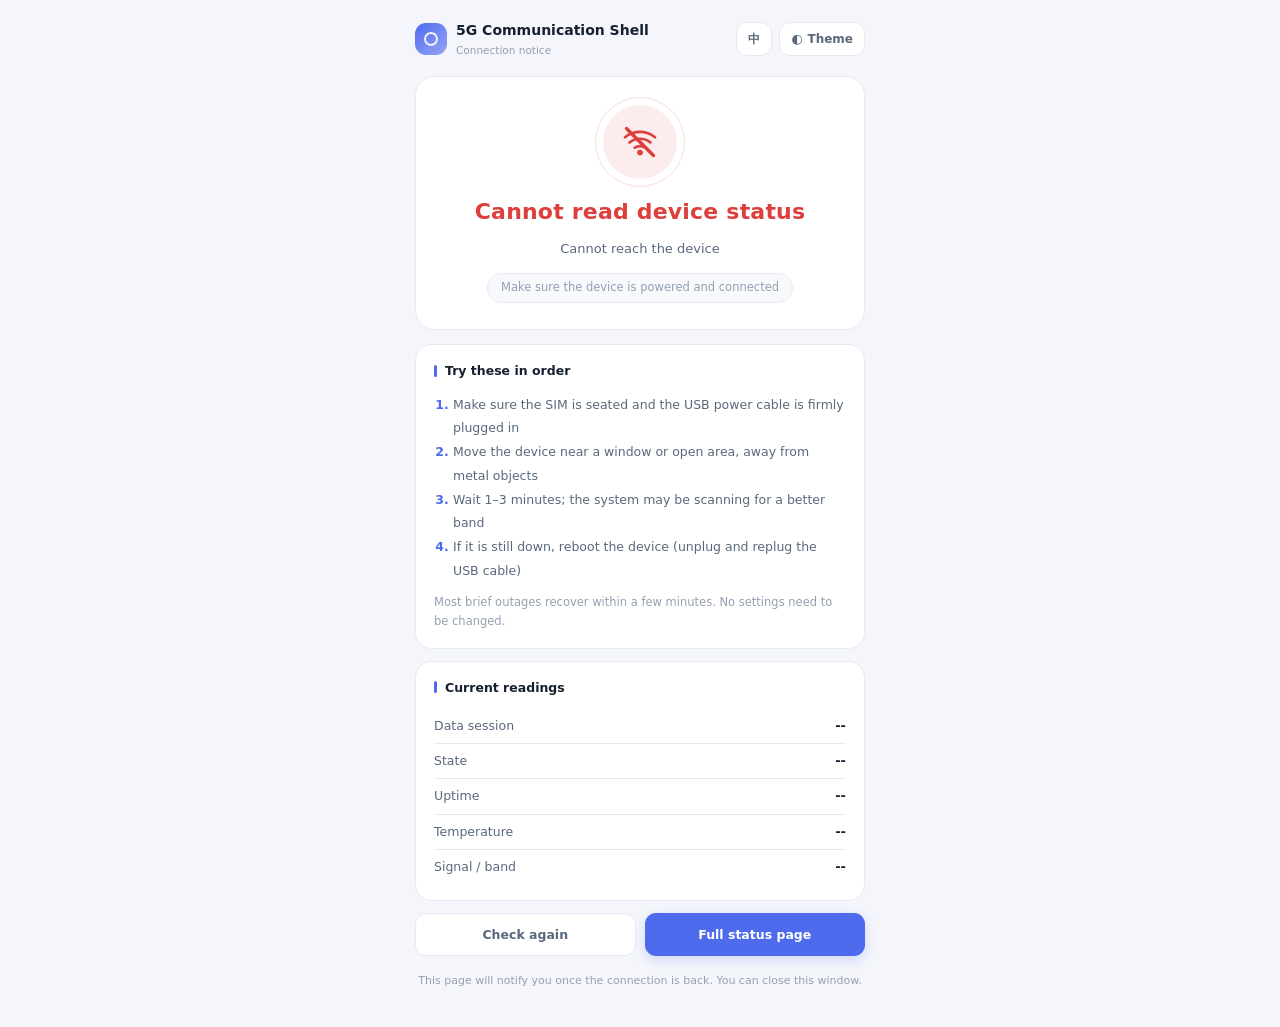
<file: tools/device/portal.html>
<!DOCTYPE html>
<html lang="zh-CN" data-theme="auto">
<head>
<meta charset="utf-8">
<meta name="viewport" content="width=device-width, initial-scale=1, viewport-fit=cover">
<meta name="theme-color" content="#f4f6fb">
<meta name="color-scheme" content="light dark">
<meta http-equiv="Cache-Control" content="no-cache, no-store, must-revalidate">
<meta http-equiv="Pragma" content="no-cache">
<meta http-equiv="Expires" content="0">
<title>网络暂时断开 · 5G 通信壳</title>
<style>
:root{
  --bg:#f4f6fb; --surface:#fff; --surface-2:#f7f9fc; --border:#e5eaf2;
  --text:#162030; --text-2:#5a687c; --text-3:#93a0b2;
  --accent:#4f6bed; --accent-soft:#eef1ff;
  --ok:#15a34a; --ok-soft:#e8f7ee;
  --warn:#d98405; --warn-soft:#fff4e2;
  --bad:#dc3f3c; --bad-soft:#fdecec;
  --shadow:0 1px 2px rgba(18,30,55,.04),0 10px 28px rgba(18,30,55,.06);
}
html[data-theme="dark"]{
  --bg:#0c1119; --surface:#151c27; --surface-2:#1b2431; --border:#263141;
  --text:#e9eef7; --text-2:#a3b0c2; --text-3:#71809a;
  --accent:#7c91ff; --accent-soft:#1e2740;
  --ok:#3ecf72; --ok-soft:#152c21;
  --warn:#f0b04a; --warn-soft:#332713;
  --bad:#ff6b68; --bad-soft:#331b1c;
  --shadow:0 1px 2px rgba(0,0,0,.2),0 10px 28px rgba(0,0,0,.22);
}
@media (prefers-color-scheme:dark){
  html[data-theme="auto"]{
    --bg:#0c1119; --surface:#151c27; --surface-2:#1b2431; --border:#263141;
    --text:#e9eef7; --text-2:#a3b0c2; --text-3:#71809a;
    --accent:#7c91ff; --accent-soft:#1e2740;
    --ok:#3ecf72; --ok-soft:#152c21;
    --warn:#f0b04a; --warn-soft:#332713;
    --bad:#ff6b68; --bad-soft:#331b1c;
    --shadow:0 1px 2px rgba(0,0,0,.2),0 10px 28px rgba(0,0,0,.22);
  }
}
*{box-sizing:border-box;margin:0;padding:0}
body{
  background:var(--bg);color:var(--text);min-height:100vh;
  font-family:-apple-system,BlinkMacSystemFont,"Segoe UI","PingFang SC","Hiragino Sans GB","Microsoft YaHei",system-ui,sans-serif;
  font-size:14px;line-height:1.55;-webkit-font-smoothing:antialiased;
}
button{font:inherit;cursor:pointer}
a{text-decoration:none}
:focus-visible{outline:2px solid var(--accent);outline-offset:2px}
.app{max-width:480px;margin:0 auto;padding:20px 15px 38px}
.top{display:flex;align-items:center;justify-content:space-between;gap:10px;margin-bottom:18px;flex-wrap:wrap}
.brand{display:flex;align-items:center;gap:9px;min-width:0}
.mark{width:32px;height:32px;border-radius:11px;background:linear-gradient(140deg,var(--accent),#95a4f8);position:relative;flex:none}
.mark::before{content:"";position:absolute;inset:9px;border:2px solid rgba(255,255,255,.9);border-radius:50%}
.brand-name{font-size:14px;font-weight:700;white-space:nowrap}
.brand-sub{font-size:10.5px;color:var(--text-3)}
.top-actions{display:flex;align-items:center;gap:7px;flex:none}
.txt-btn{
  display:inline-flex;align-items:center;gap:5px;white-space:nowrap;
  min-height:34px;padding:7px 11px;border-radius:11px;font-size:12px;font-weight:650;
  border:1px solid var(--border);background:var(--surface);color:var(--text-2);transition:.18s;
}
.txt-btn:hover{color:var(--accent);border-color:var(--accent);background:var(--accent-soft)}
.txt-btn .ico{font-size:13px;line-height:1}
.txt-btn:active{transform:translateY(1px)}
@media (max-width:430px){
  .top{gap:8px;flex-wrap:nowrap}
  .top-actions{gap:6px;flex:none;flex-wrap:nowrap}
  .txt-btn{min-height:32px;padding:6px 9px;font-size:11.5px;gap:4px;border-radius:10px}
  .txt-btn .ico{font-size:12px}
}
.hero{
  background:var(--surface);border:1px solid var(--border);border-radius:20px;
  padding:26px 22px;text-align:center;box-shadow:none;margin-bottom:14px;position:relative;
}
.icon{
  width:74px;height:74px;border-radius:50%;margin:2px auto 16px;display:grid;place-items:center;
  background:var(--tone-soft,var(--warn-soft));color:var(--tone,var(--warn));position:relative;
}
.icon svg{width:36px;height:36px;stroke:currentColor;fill:none;stroke-width:1.8;stroke-linecap:round;stroke-linejoin:round}
.icon::after{content:"";position:absolute;inset:-8px;border-radius:50%;border:1px solid var(--tone,var(--warn));opacity:.18;animation:ring 2.4s ease-out infinite}
@keyframes ring{0%{transform:scale(.85);opacity:.3}100%{transform:scale(1.35);opacity:0}}
@media (prefers-reduced-motion:reduce){*{animation:none!important;transition:none!important}}
.state{font-size:22px;font-weight:750;color:var(--tone,var(--warn));letter-spacing:.2px}
.sub{font-size:13px;color:var(--text-2);margin-top:9px;line-height:1.65}
.pill{
  display:inline-block;margin-top:14px;background:var(--surface-2);border:1px solid var(--border);
  border-radius:99px;padding:5px 13px;font-size:11.5px;color:var(--text-3);
}
.card{background:var(--surface);border:1px solid var(--border);border-radius:16px;padding:16px 18px;margin-bottom:12px;box-shadow:none}
.card h2{font-size:12.5px;font-weight:700;margin-bottom:12px;display:flex;align-items:center;gap:8px}
.card h2::before{content:"";width:3px;height:12px;border-radius:2px;background:var(--accent)}
.kv{display:flex;justify-content:space-between;gap:12px;padding:7px 0;font-size:13px}
.kv+.kv{border-top:1px solid var(--border)}
.kv .k{color:var(--text-2);font-size:12.5px;flex:none}
.kv .v{text-align:right;font-weight:600;font-variant-numeric:tabular-nums;word-break:normal;overflow-wrap:break-word;min-width:0}
.hint{font-size:11.5px;color:var(--text-3);line-height:1.7;margin-top:10px}
.steps{margin:0;padding-left:19px;font-size:12.5px;color:var(--text-2);line-height:1.9}
.steps li::marker{color:var(--accent);font-weight:700}
.actions{display:flex;gap:9px;margin-top:4px}
.actions .btn{flex:1 1 0;min-width:0;width:0}
.btn{
  flex:1;border:1px solid var(--border);background:var(--surface);color:var(--text-2);
  border-radius:11px;padding:11px 10px;font-size:12.5px;font-weight:600;transition:.18s;text-align:center;
}
.btn:hover{color:var(--accent);border-color:var(--accent)}
.btn.primary{background:var(--accent);color:#fff;border-color:transparent;box-shadow:0 4px 12px rgba(79,107,237,.22)}
.btn.primary:hover{filter:brightness(1.07);color:#fff}
.foot{text-align:center;font-size:11px;color:var(--text-3);margin-top:16px}
</style>
</head>
<body>
<div class="app">
  <header class="top">
    <div class="brand">
      <div class="mark" aria-hidden="true"></div>
      <div><div class="brand-name" data-i18n="5G 通信壳">5G 通信壳</div><div class="brand-sub" data-i18n="网络状态提醒">网络状态提醒</div></div>
    </div>
    <div class="top-actions">
      <button class="txt-btn" id="langBtn" title="切换显示语言 / Switch display language"><span id="langLabel">EN</span></button>
      <button class="txt-btn" id="themeBtn" title="切换深浅色 / Switch theme"><span class="ico">◐</span><span data-i18n="主题">主题</span></button>
    </div>
  </header>

  <section class="hero" id="hero" aria-live="polite">
    <div class="icon" id="iconBox" aria-hidden="true">
      <svg viewBox="0 0 24 24"><path d="M2 8.8a15.7 15.7 0 0 1 20 0"/><path d="M5 12.3a11.2 11.2 0 0 1 14 0"/><path d="M8.5 15.8a6.5 6.5 0 0 1 7 0"/><circle cx="12" cy="19" r="1"/><path d="M3 3l18 18" stroke-width="2.2"/></svg>
    </div>
    <div class="state" id="stateText" data-i18n="网络暂时断开">网络暂时断开</div>
    <div class="sub" id="stateSub" data-i18n="正在检查设备状态，请稍候…">正在检查设备状态，请稍候…</div>
    <div class="pill" id="checkTip" data-i18n="每 5 秒自动检测一次">每 5 秒自动检测一次</div>
  </section>

  <div class="card">
    <h2 data-i18n="可以按顺序试一下">可以按顺序试一下</h2>
    <ol class="steps">
      <li data-i18n="确认设备已插好电话卡，且供电没有松动">确认设备已插好电话卡，且供电没有松动</li>
      <li data-i18n="把设备移到窗边或开阔处，避开金属遮挡">把设备移到窗边或开阔处，避开金属遮挡</li>
      <li data-i18n="等待 1-3 分钟；期间系统可能正在自动选频">等待 1-3 分钟；期间系统可能正在自动选频</li>
      <li data-i18n="仍未恢复再重启设备（拔插一次 USB）">仍未恢复再重启设备（拔插一次 USB）</li>
    </ol>
    <div class="hint" data-i18n="大多数短暂断网会在几分钟内自行恢复，不需要改动任何设置。">大多数短暂断网会在几分钟内自行恢复，不需要改动任何设置。</div>
  </div>

  <div class="card">
    <h2 data-i18n="设备当前读数">设备当前读数</h2>
    <div class="kv"><span class="k" data-i18n="数据通道">数据通道</span><span class="v" id="kWan">--</span></div>
    <div class="kv"><span class="k" data-i18n="运行状态">运行状态</span><span class="v" id="kState">--</span></div>
    <div class="kv"><span class="k" data-i18n="运行时长">运行时长</span><span class="v" id="kUptime">--</span></div>
    <div class="kv"><span class="k" data-i18n="设备温度">设备温度</span><span class="v" id="kTemp">--</span></div>
    <div class="kv"><span class="k" data-i18n="信号 / 频段">信号 / 频段</span><span class="v" id="kSignal">--</span></div>
  </div>

  <div class="actions">
    <button class="btn" id="retryBtn" data-i18n="重新检测">重新检测</button>
    <a class="btn primary" id="statusBtn" href="http://192.168.66.1/" data-i18n="完整状态页">完整状态页</a>
  </div>
  <div class="foot" data-i18n="恢复上网后此页面会提示，可直接关闭本窗口">恢复上网后此页面会提示，可直接关闭本窗口</div>
</div>

<script>
/* 断网弹窗在 88 端口、状态页在 80 端口：localStorage 按 origin 隔离，
   因此语言/主题统一用 cookie（同 host、不分端口）共享。 */
var BASE='http://192.168.66.1';
var fails=0, checks=0;

var LANG='zh';
var EN={
'5G 通信壳':'5G Communication Shell','网络状态提醒':'Connection notice',
'网络暂时断开 · 5G 通信壳':'Connection lost · 5G Shell','主题':'Theme',
'网络暂时断开':'Connection lost','正在检查设备状态，请稍候…':'Checking device status, please wait…',
'每 5 秒自动检测一次':'Auto-check every 5 s',
'可以按顺序试一下':'Try these in order',
'确认设备已插好电话卡，且供电没有松动':'Make sure the SIM is seated and the USB power cable is firmly plugged in',
'把设备移到窗边或开阔处，避开金属遮挡':'Move the device near a window or open area, away from metal objects',
'等待 1-3 分钟；期间系统可能正在自动选频':'Wait 1–3 minutes; the system may be scanning for a better band',
'仍未恢复再重启设备（拔插一次 USB）':'If it is still down, reboot the device (unplug and replug the USB cable)',
'大多数短暂断网会在几分钟内自行恢复，不需要改动任何设置。':'Most brief outages recover within a few minutes. No settings need to be changed.',
'设备当前读数':'Current readings','数据通道':'Data session','运行状态':'State','运行时长':'Uptime','设备温度':'Temperature','信号 / 频段':'Signal / band',
'重新检测':'Check again','完整状态页':'Full status page','打开状态页':'Open status page',
'恢复上网后此页面会提示，可直接关闭本窗口':'This page will notify you once the connection is back. You can close this window.',
'接口在线':'Interface up','未建立':'Not established',
'正在自动优化网络':'Optimizing network','系统正在扫描更优 5G 频段，约 1-3 分钟，期间网络可能短暂中断，请勿断电。':'Scanning for a better 5G band (1–3 min). Brief disconnects are normal — do not power off.',
'网络已恢复':'Connection restored','设备已重新连上互联网，可以关闭本窗口继续使用了。':'The device is back online. You can close this window.',
'未检测到电话卡':'No SIM detected','请确认卡已插好、方向正确；插入后需要重启设备才会被识别。':'Check that the SIM is seated correctly; a reboot is required after inserting it.',
'连接失败':'Connection failed','未注册到网络':'Not registered to network','请检查电话卡状态，或把设备移到信号更好的位置。':'Check the SIM, or move the device to a spot with better signal.',
'正在重新连接':'Reconnecting','设备正在拨号或搜索网络，请稍候。':'The device is dialing or searching for a network, please wait.',
'无法读取设备状态':'Cannot read device status','暂时无法连接设备':'Cannot reach the device','检测超时':'Check timed out',
'状态数据暂时无法读取':'Status data unavailable','设备返回错误 ':'Device returned error ','请确认设备已通电并连接':'Make sure the device is powered and connected',
'扫描进行中 · 已检测 ':'Scanning · checks: ','已恢复 · 自动检测 ':'Recovered · checks: ','已检测 ':'Checks: ',
'（已连续 ':' (failed ',' 次）':' times in a row)'
};
function t(s){ if(LANG==='en' && Object.prototype.hasOwnProperty.call(EN,s)) return EN[s]; return s; }
function ck(n){ var m=document.cookie.match(new RegExp('(?:^|;\\s*)'+n+'=([^;]+)')); return m?m[1]:''; }
function setck(n,v){ try{ document.cookie=n+'='+v+';path=/;max-age=31536000;SameSite=Lax'; }catch(e){} }
function readPref(n,dflt){ var v=ck(n); if(!v){ try{ v=localStorage.getItem(n)||''; }catch(e){} } return v||dflt; }
function applyLang(){
  document.documentElement.setAttribute('lang',LANG==='en'?'en':'zh-CN');
  document.title=t('网络暂时断开 · 5G 通信壳');
  var els=document.querySelectorAll('[data-i18n]');
  for(var i=0;i<els.length;i++) els[i].textContent=t(els[i].getAttribute('data-i18n'));
  $('langLabel').textContent=LANG==='zh'?'EN':'中';
  $('langBtn').setAttribute('title',LANG==='zh'?'切换到英文 / Switch to English':'切换到中文 / Switch to Chinese');
  if(window.__last) checkRender(window.__last);
}
LANG=readPref('sy108-lang',(navigator.language||'').toLowerCase().indexOf('zh')===0?'zh':'en');
if(LANG!=='zh'&&LANG!=='en') LANG='zh';
$('langBtn').addEventListener('click',function(){ LANG=(LANG==='zh')?'en':'zh'; setck('sy108-lang',LANG); try{localStorage.setItem('sy108-lang',LANG)}catch(e){} applyLang(); });

function $(id){return document.getElementById(id)}
function set(id,v){$(id).textContent=(v===undefined||v===null)?'--':v}
function fmtUptime(s){
  s=Math.floor(Number(s)||0);
  var d=Math.floor(s/86400),h=Math.floor(s%86400/3600),m=Math.floor(s%3600/60),q=s%60;
  if(LANG==='en'){
    if(d>0)return d+'d '+h+'h';
    if(h>0)return h+'h '+m+'m';
    if(m>0)return m+'m '+q+'s';
    return q+'s';
  }
  if(d>0)return d+' 天 '+h+' 小时';
  if(h>0)return h+' 小时 '+m+' 分';
  if(m>0)return m+' 分 '+q+' 秒';
  return q+' 秒';
}
function tone(kind){
  var map={ ok:['var(--ok)','var(--ok-soft)'], warn:['var(--warn)','var(--warn-soft)'], bad:['var(--bad)','var(--bad-soft)'] };
  var c=map[kind]||map.warn;
  document.documentElement.style.setProperty('--tone',c[0]);
  document.documentElement.style.setProperty('--tone-soft',c[1]);
}
function setState(kind,text,sub,checked){
  tone(kind);
  set('stateText',text);
  set('stateSub',sub);
  set('checkTip',checked||t('每 5 秒自动检测一次'));
  $('statusBtn').textContent = kind==='ok' ? t('打开状态页') : t('完整状态页');
}
function checkRender(d){
  window.__last=d;
  var c=d.cell||{},w=d.wan||{},s=d.signal||{};
  set('kWan',w.up===true?t('接口在线'):t('未建立'));
  set('kState',c.state||'--');
  set('kUptime',fmtUptime(d.uptime));
  set('kTemp',d.temp>0?d.temp+' °C':'--');
  set('kSignal',(s.rsrp!=null?s.rsrp.toFixed(0)+' dBm':'--')+' / '+(s.band||'--'));
  var online=(w.up===true&&c.state==='pdp_active');
  if(d.scan){
    setState('warn',t('正在自动优化网络'),t('系统正在扫描更优 5G 频段，约 1-3 分钟，期间网络可能短暂中断，请勿断电。'),t('扫描进行中 · 已检测 ')+checks);
  } else if(online){
    setState('ok',t('网络已恢复'),t('设备已重新连上互联网，可以关闭本窗口继续使用了。'),t('已恢复 · 自动检测 ')+checks);
  } else if(c.state==='waiting_sim'||c.sim==='NOT_READY'){
    setState('bad',t('未检测到电话卡'),t('请确认卡已插好、方向正确；插入后需要重启设备才会被识别。'),t('已检测 ')+checks);
  } else if(c.last_error){
    setState('bad',t('连接失败'),String(c.last_error),t('已检测 ')+checks);
  } else if(c.registered===false){
    setState('bad',t('未注册到网络'),t('请检查电话卡状态，或把设备移到信号更好的位置。'),t('已检测 ')+checks);
  } else {
    setState('warn',t('正在重新连接'),t('设备正在拨号或搜索网络，请稍候。'),t('已检测 ')+checks);
  }
}
function check(){
  var x=new XMLHttpRequest();
  x.open('GET',BASE+'/cgi-bin/sy108status?_='+Date.now(),true);
  x.timeout=9000;
  x.onload=function(){
    if(x.status!==200){ offline(t('设备返回错误 ')+x.status); return; }
    var d; try{d=JSON.parse(x.responseText)}catch(e){ offline(t('状态数据暂时无法读取')); return; }
    fails=0; checks++; checkRender(d);
  };
  x.onerror=function(){offline(t('暂时无法连接设备'))};
  x.ontimeout=function(){offline(t('检测超时'))};
  x.send();
}
function offline(msg){
  fails++;
  setState('bad',t('无法读取设备状态'),msg+(fails>2?t('（已连续 ')+fails+t(' 次）'):''),t('请确认设备已通电并连接'));
}
$('retryBtn').addEventListener('click',check);
function applyTheme(tv){
  document.documentElement.setAttribute('data-theme',tv);
  setck('sy108-theme',tv);
  try{localStorage.setItem('sy108-theme',tv)}catch(e){}
  var m=document.querySelector('meta[name="theme-color"]');
  if(m) m.setAttribute('content',tv==='dark'?'#0c1119':'#f4f6fb');
}
$('themeBtn').addEventListener('click',function(){
  var cur=document.documentElement.getAttribute('data-theme')||'auto';
  applyTheme(cur==='auto'?'light':(cur==='light'?'dark':'auto'));
});
applyTheme(readPref('sy108-theme','auto'));
applyLang();
check();
setInterval(check,5000);
</script>
</body>
</html>
</file>
